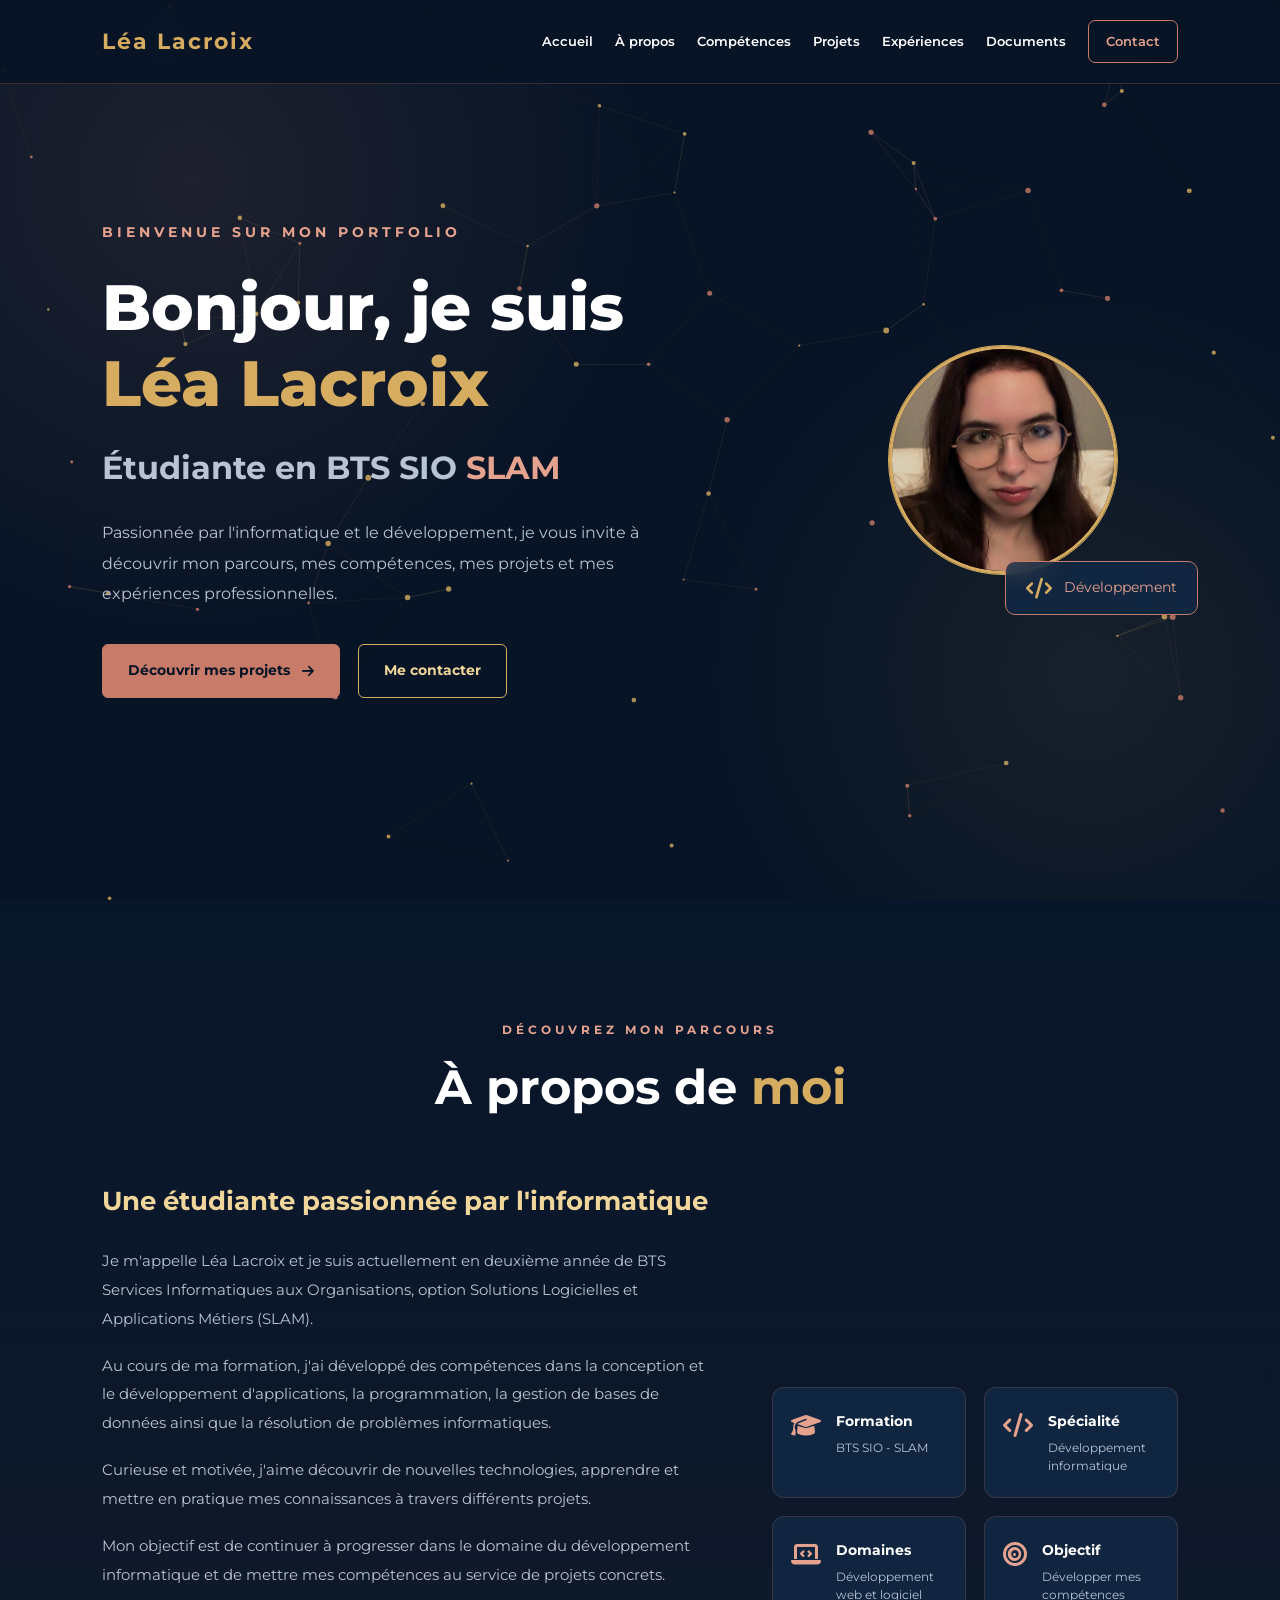
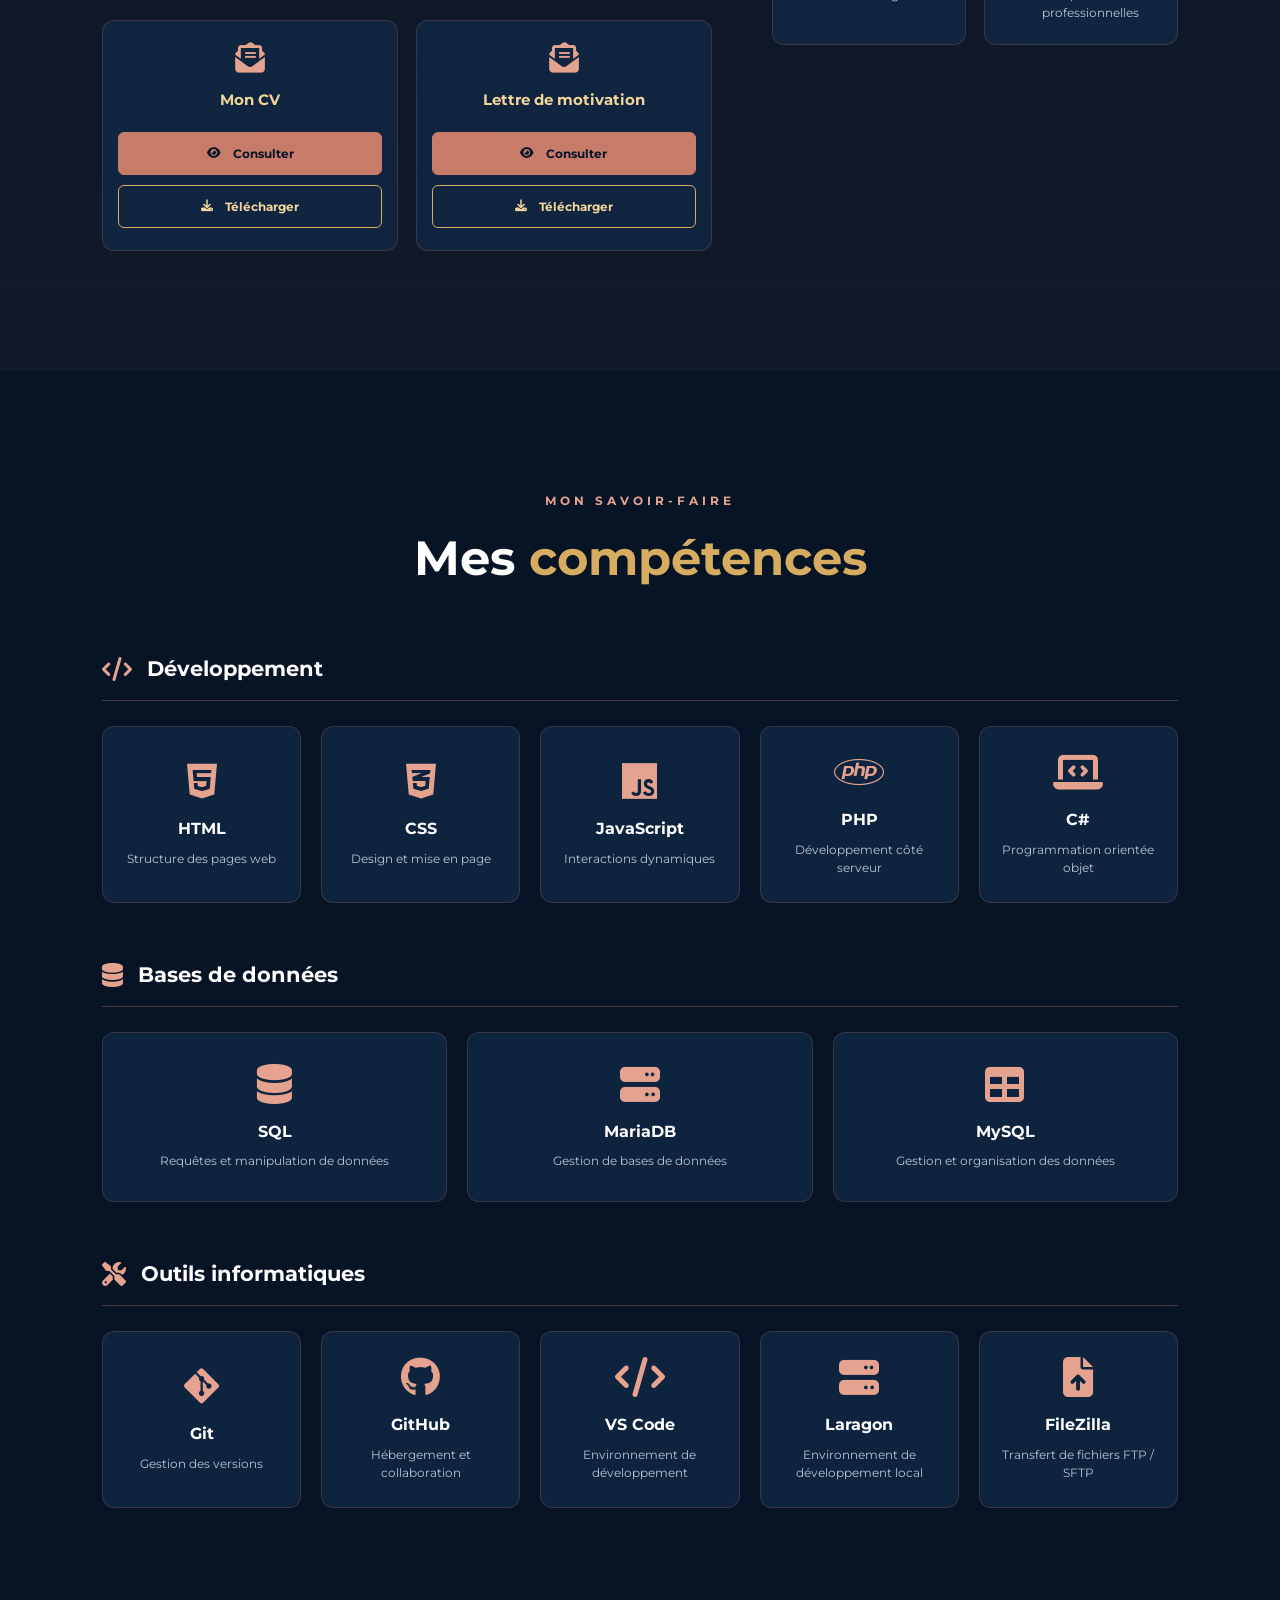
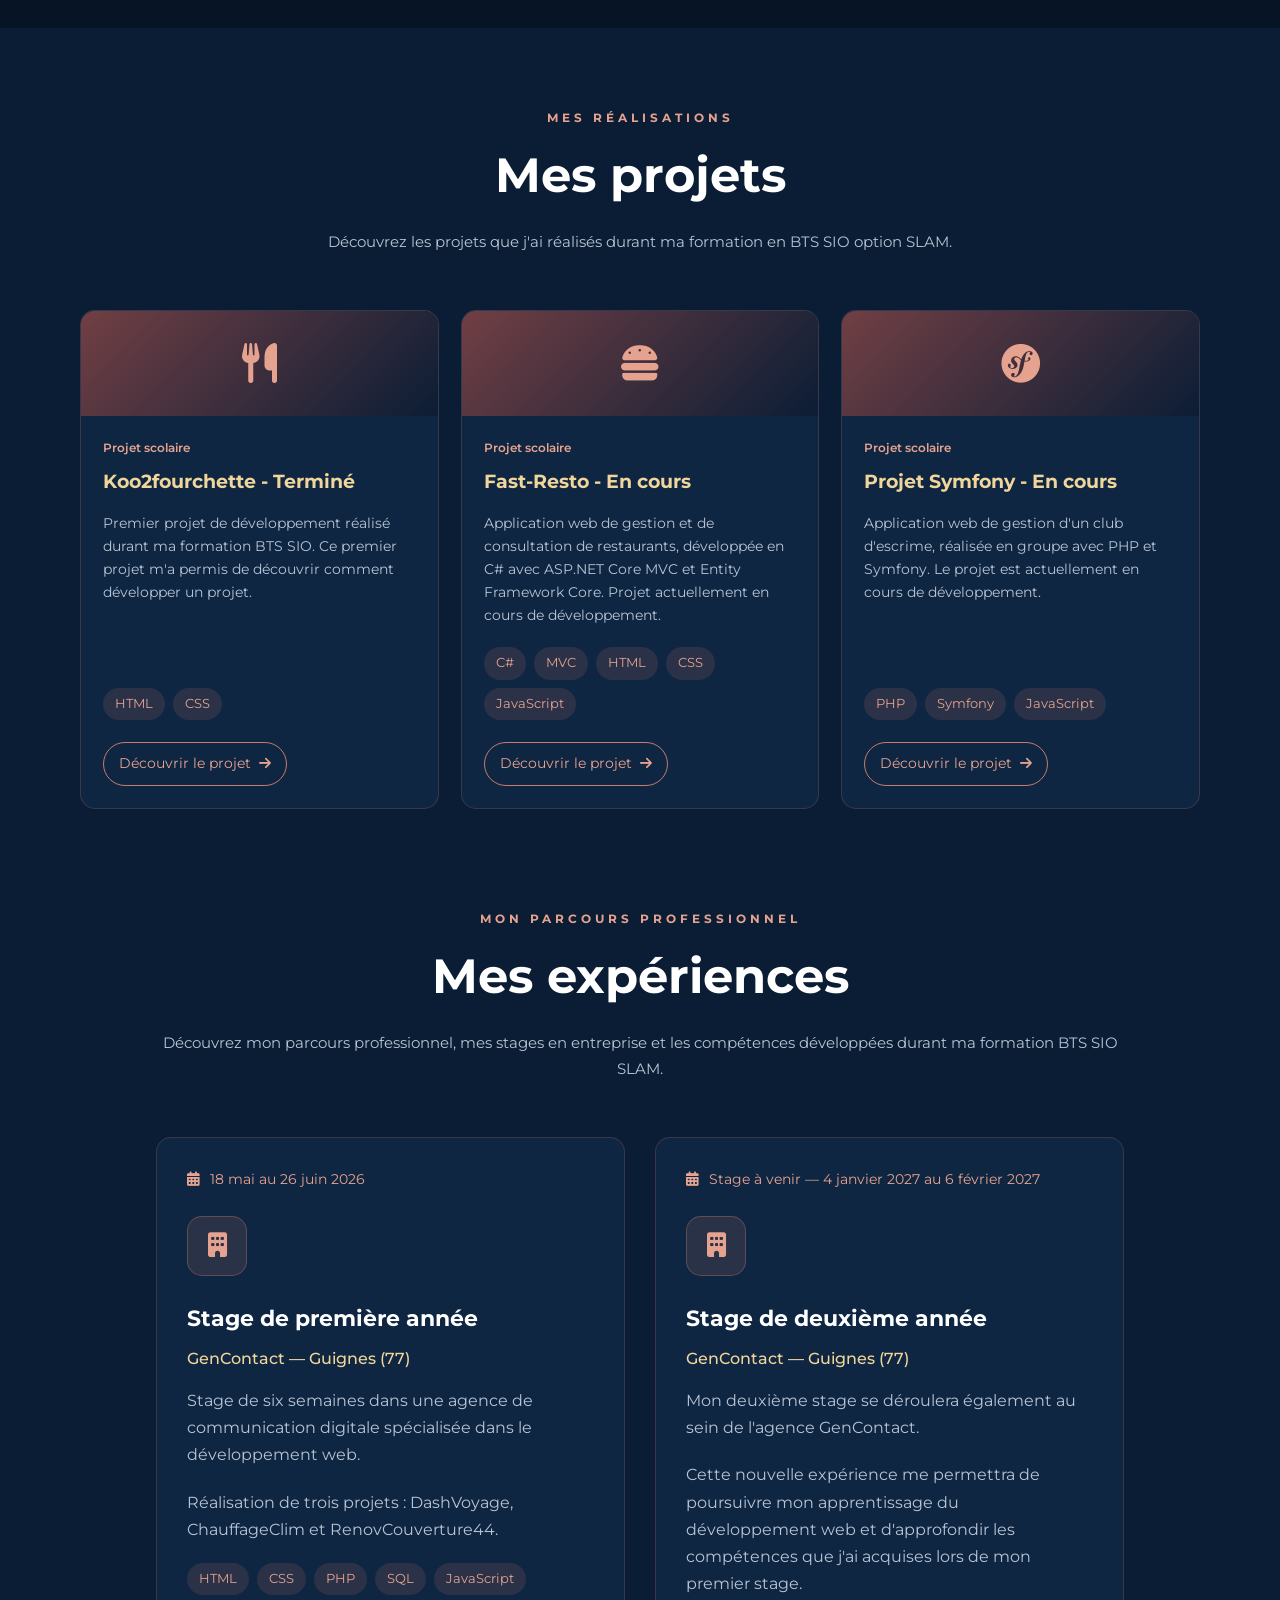
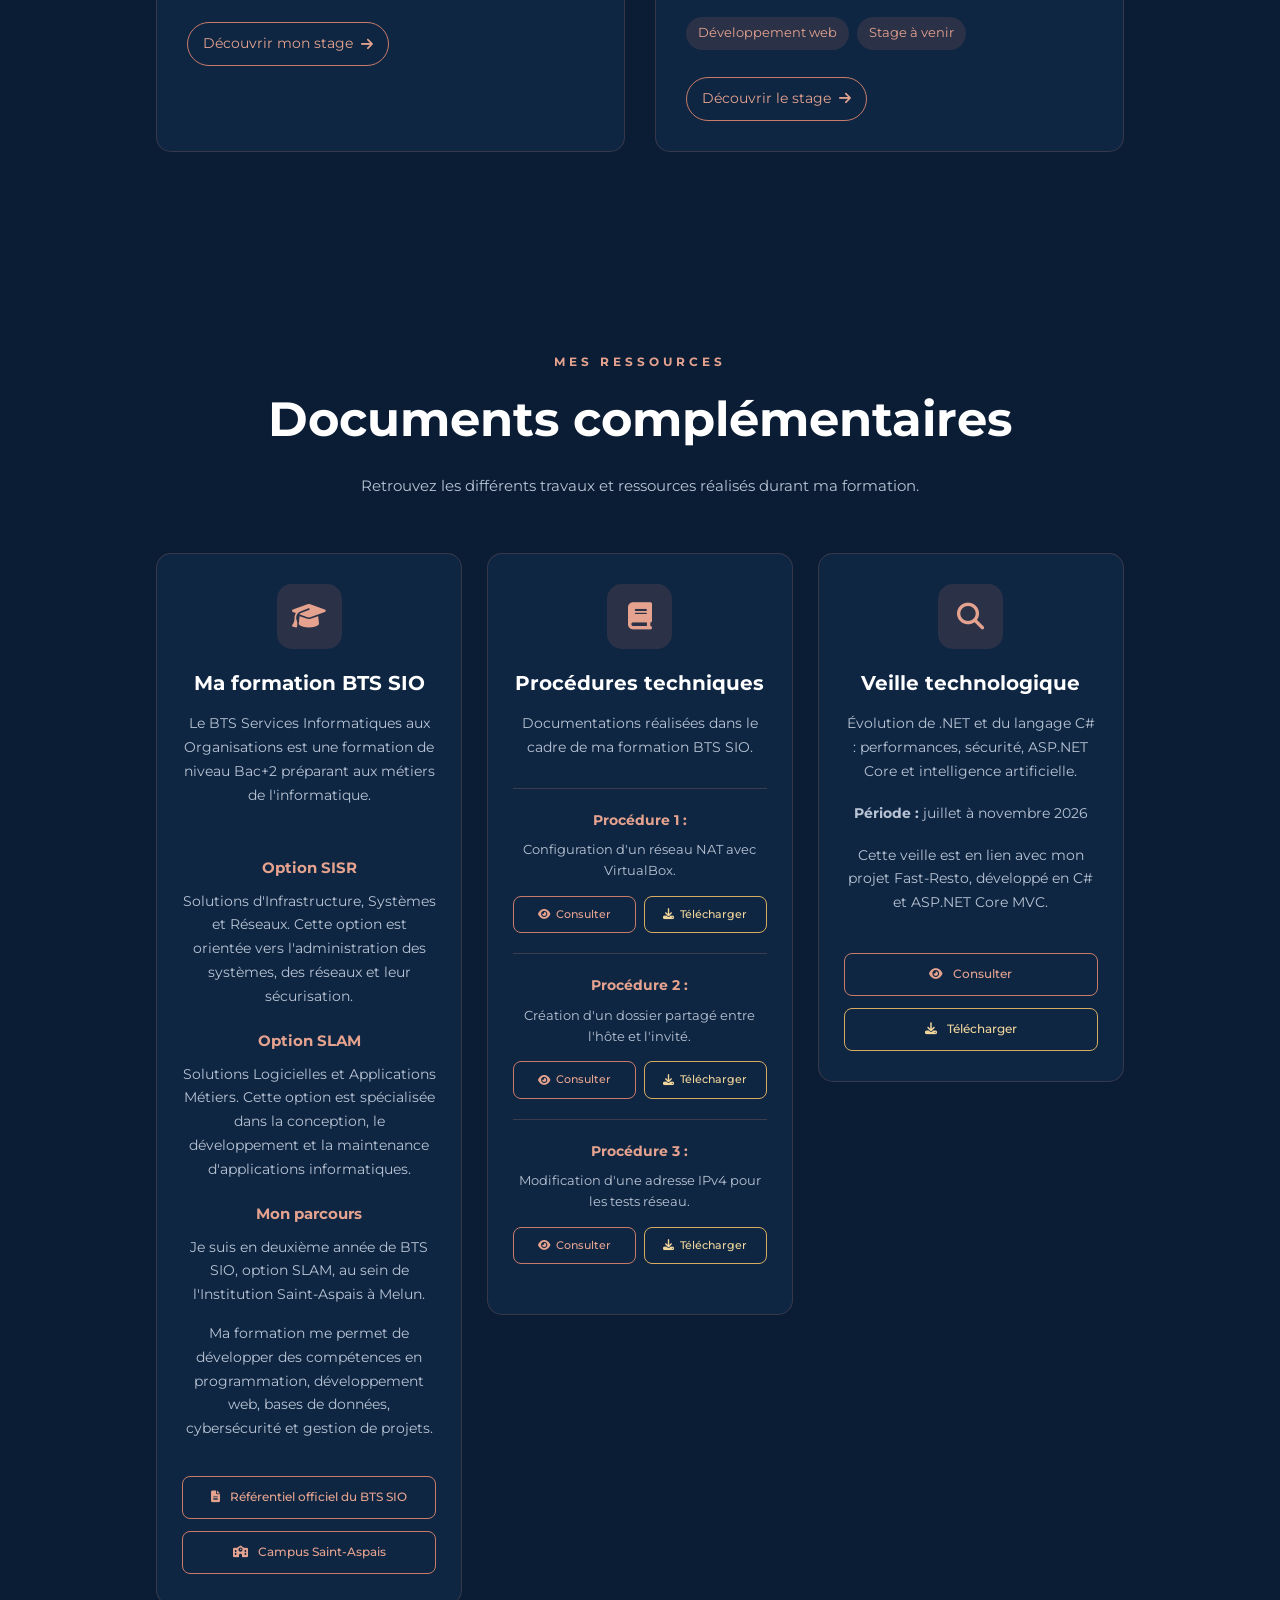
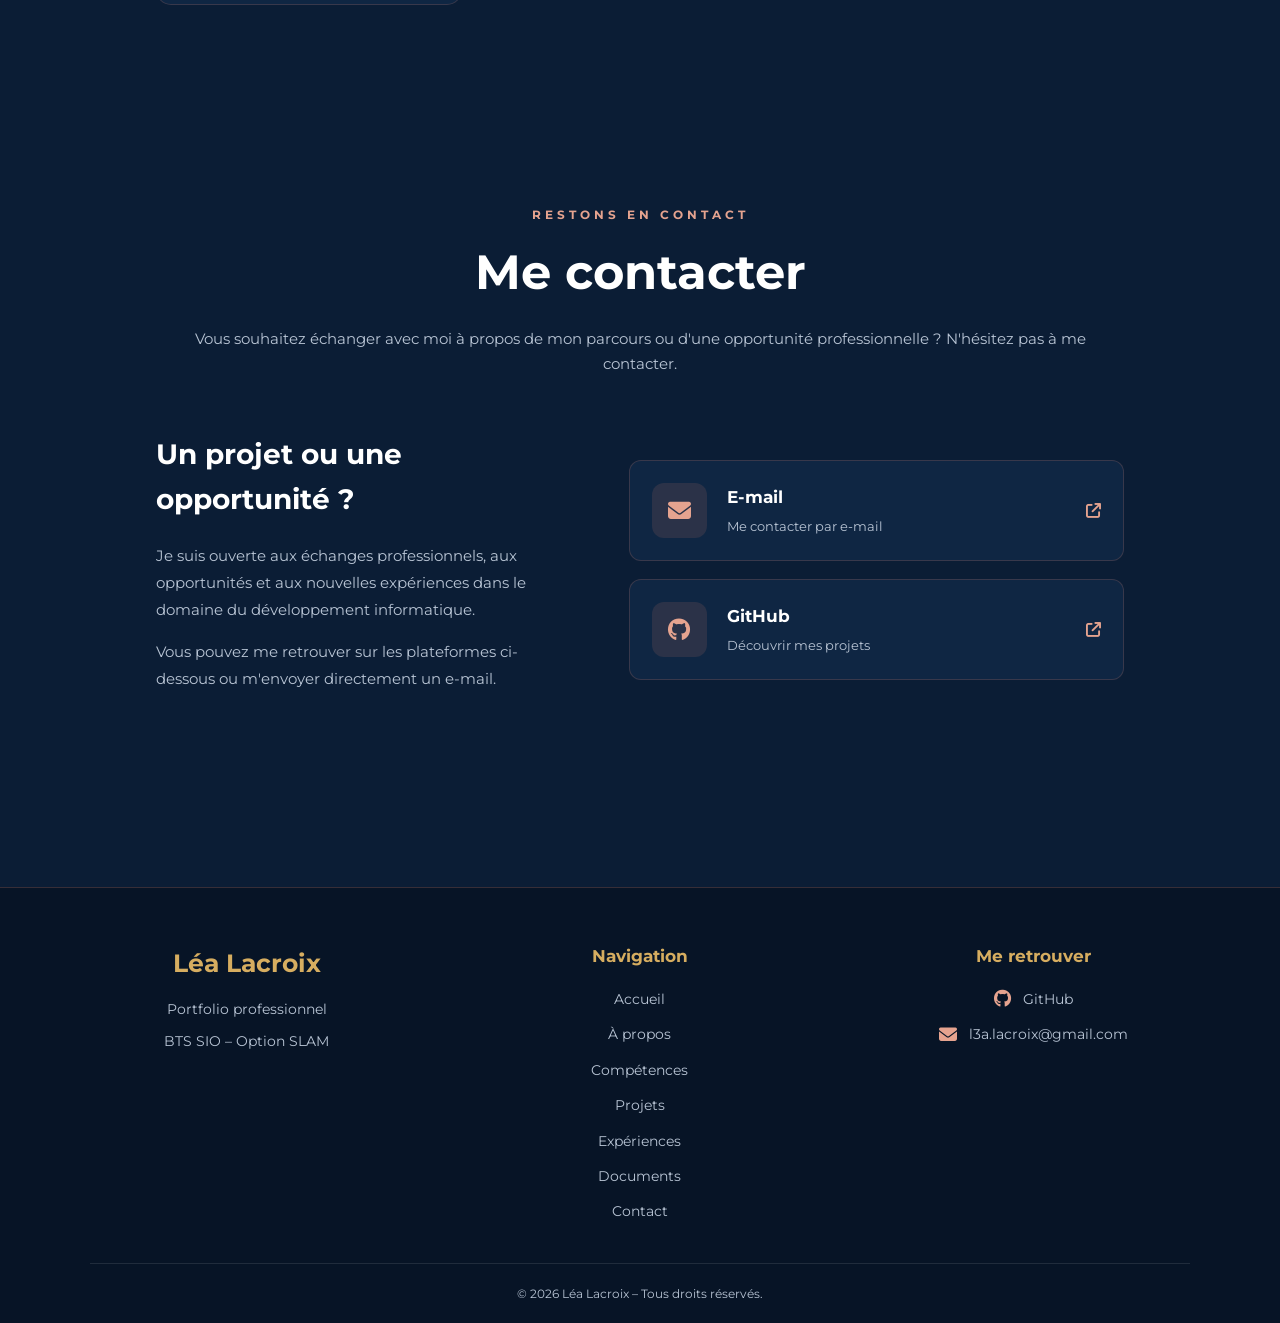
<file: index.html>
<!DOCTYPE html>
<html lang="fr">

<head>
    <!-- Encodage des caractères -->
    <meta charset="UTF-8">

    <!-- Adaptation aux téléphones et tablettes -->
    <meta name="viewport" content="width=device-width, initial-scale=1.0">

    <!-- Description du portfolio -->
    <meta name="description" content="Portfolio professionnel de Léa Lacroix, étudiante en BTS SIO SLAM.">

    <meta name="author" content="Léa Lacroix">

    <title>Léa Lacroix | Portfolio</title>

    <!-- Icônes Font Awesome -->
    <link rel="stylesheet"
        href="https://cdnjs.cloudflare.com/ajax/libs/font-awesome/6.5.2/css/all.min.css">

    <!-- Police d'écriture Google Fonts -->
    <link rel="preconnect" href="https://fonts.googleapis.com">
    <link rel="preconnect" href="https://fonts.gstatic.com" crossorigin>

    <link href="https://fonts.googleapis.com/css2?family=Montserrat:wght@400;500;600;700;800&display=swap"
        rel="stylesheet">

    <!-- Fichier CSS -->
    <link rel="stylesheet" href="css/style.css">

</head>

<body>

    <!-- Fond animé avec particules -->
    <canvas id="particles"></canvas>

    <!-- En-tête du site -->
    
<!-- HEADER / NAVIGATION -->
    <header class="header">
        <a href="#accueil" class="logo">
            <span>Léa Lacroix</span>
        </a>

        <nav class="navbar">
            <a href="#accueil">Accueil</a>
            <a href="#apropos">À propos</a>
            <a href="#competences">Compétences</a>
            <a href="#projets">Projets</a>
            <a href="#experiences">Expériences</a>
            <a href="#documents">Documents</a>
            <a href="#contact" class="nav-contact">Contact</a>
        </nav>
    </header>



    <!-- Contenu principal -->
    
<main>

    <!-- SECTION ACCUEIL -->
    <section class="accueil" id="accueil">

        <div class="accueil-contenu">

            <p class="accueil-introduction">
                BIENVENUE SUR MON PORTFOLIO
            </p>

            <h1>
                Bonjour, je suis
                <span>Léa Lacroix</span>
            </h1>

            <h2>
                Étudiante en BTS SIO
                <span>SLAM</span>
            </h2>

            <p class="accueil-description">
                Passionnée par l'informatique et le développement,
                je vous invite à découvrir mon parcours, mes compétences,
                mes projets et mes expériences professionnelles.
            </p>

            <div class="accueil-boutons">

                <a href="#projets" class="btn">
                    Découvrir mes projets
                    <i class="fa-solid fa-arrow-right"></i>
                </a>

                <a href="#contact" class="btn btn-secondaire">
                    Me contacter
                </a>

            </div>

        </div>

        <div class="accueil-visuel">

            <div class="cercle-interieur">
                <img src="images/photo-lea.jpg" alt="Photo de Léa Lacroix">
            </div>

            <div class="element-flottant">
                <i class="fa-solid fa-code"></i>
                <span>Développement</span>
            </div>

        </div>

    </section>

    
<!-- SECTION À PROPOS -->
<section class="apropos" id="apropos">

    <div class="titre-section">
        <p>Découvrez mon parcours</p>
        <h2>À propos de <span>moi</span></h2>
    </div>

    <div class="apropos-contenu">

        <div class="apropos-texte">

            <h3>Une étudiante passionnée par l'informatique</h3>

            <p>
                Je m'appelle Léa Lacroix et je suis actuellement en
                deuxième année de BTS Services Informatiques aux
                Organisations, option Solutions Logicielles et
                Applications Métiers (SLAM).
            </p>

            <p>
                Au cours de ma formation, j'ai développé des compétences
                dans la conception et le développement d'applications,
                la programmation, la gestion de bases de données ainsi
                que la résolution de problèmes informatiques.
            </p>

            <p>
                Curieuse et motivée, j'aime découvrir de nouvelles
                technologies, apprendre et mettre en pratique mes
                connaissances à travers différents projets.
            </p>

            <p>
                Mon objectif est de continuer à progresser dans le
                domaine du développement informatique et de mettre
                mes compétences au service de projets concrets.
            </p>


        <!-- DOCUMENTS PROFESSIONNELS -->
        <div class="documents-professionnels">

            <!-- CARTE CV -->
            <div class="document-pro-carte">

                <i class="fa-solid fa-envelope-open-text"></i>

                <h4>Mon CV</h4>

                <div class="document-pro-boutons">

                    <!-- CONSULTER CV -->
                    <a href="documents/professionnel/CV_LACROIX_Léa.pdf"
                    class="btn"
                    target="_blank"
                    rel="noopener noreferrer">

                        <i class="fa-solid fa-eye"></i>
                        Consulter

                    </a>

                    <!-- TÉLÉCHARGER CV -->
                    <a href="documents/professionnel/CV_LACROIX_Léa.pdf"
                    class="btn btn-telecharger-cv"
                    download="CV_Lea_Lacroix.pdf">

                        <i class="fa-solid fa-download"></i>
                        Télécharger

                    </a>

                </div>

            </div>

            <!-- CARTE LETTRE DE MOTIVATION -->
            <div class="document-pro-carte">

                <i class="fa-solid fa-envelope-open-text"></i>

                <h4>Lettre de motivation</h4>

                <div class="document-pro-boutons">

                    <!-- CONSULTER LA LETTRE -->
                    <a href="documents/professionnel/lettre_de_motivation_LACROIX_lea_BTS_SIO.pdf"
                    class="btn"
                    target="_blank"
                    rel="noopener noreferrer">

                        <i class="fa-solid fa-eye"></i>
                        Consulter

                    </a>

                    <!-- TÉLÉCHARGER LA LETTRE -->
                    <a href="documents/professionnel/lettre_de_motivation_LACROIX_lea_BTS_SIO.pdf"
                    class="btn btn-telecharger-cv"
                    download="Lettre_motivation_Lea_Lacroix.pdf">

                        <i class="fa-solid fa-download"></i>
                        Télécharger

                    </a>

                </div>

            </div>

        </div>
        <!-- FIN DOCUMENTS PROFESSIONNELS -->


        </div>

        <div class="apropos-informations">

            <div class="information-carte">
                <i class="fa-solid fa-graduation-cap"></i>
                <div>
                    <h4>Formation</h4>
                    <p>BTS SIO - SLAM</p>
                </div>
            </div>

            <div class="information-carte">
                <i class="fa-solid fa-code"></i>
                <div>
                    <h4>Spécialité</h4>
                    <p>Développement informatique</p>
                </div>
            </div>

            <div class="information-carte">
                <i class="fa-solid fa-laptop-code"></i>
                <div>
                    <h4>Domaines</h4>
                    <p>Développement web et logiciel</p>
                </div>
            </div>

            <div class="information-carte">
                <i class="fa-solid fa-bullseye"></i>
                <div>
                    <h4>Objectif</h4>
                    <p>Développer mes compétences professionnelles</p>
                </div>
            </div>

        </div>

    </div>

</section>


<!-- SECTION COMPÉTENCES -->
<section class="competences" id="competences">

    <div class="titre-section">
        <p>Mon savoir-faire</p>
        <h2>Mes <span>compétences</span></h2>
    </div>

    <div class="competences-conteneur">

        <!-- DÉVELOPPEMENT -->
        <div class="competence-categorie">

            <div class="categorie-titre">
                <i class="fa-solid fa-code"></i>
                <h3>Développement</h3>
            </div>

            <div class="competences-grille">

                <div class="competence-carte">
                    <i class="fa-brands fa-html5"></i>
                    <h4>HTML</h4>
                    <p>Structure des pages web</p>
                </div>

                <div class="competence-carte">
                    <i class="fa-brands fa-css3-alt"></i>
                    <h4>CSS</h4>
                    <p>Design et mise en page</p>
                </div>

                <div class="competence-carte">
                    <i class="fa-brands fa-js"></i>
                    <h4>JavaScript</h4>
                    <p>Interactions dynamiques</p>
                </div>

                <div class="competence-carte">
                    <i class="fa-brands fa-php"></i>
                    <h4>PHP</h4>
                    <p>Développement côté serveur</p>
                </div>

                <div class="competence-carte">
                    <i class="fa-solid fa-laptop-code"></i>
                    <h4>C#</h4>
                    <p>Programmation orientée objet</p>
                </div>

            </div>

        </div>


        <!-- BASES DE DONNÉES -->
        <div class="competence-categorie">

            <div class="categorie-titre">
                <i class="fa-solid fa-database"></i>
                <h3>Bases de données</h3>
            </div>

            <div class="competences-grille">

                <div class="competence-carte">
                    <i class="fa-solid fa-database"></i>
                    <h4>SQL</h4>
                    <p>Requêtes et manipulation de données</p>
                </div>

                <div class="competence-carte">
                    <i class="fa-solid fa-server"></i>
                    <h4>MariaDB</h4>
                    <p>Gestion de bases de données</p>
                </div>

                <div class="competence-carte">
                    <i class="fa-solid fa-table"></i>
                    <h4>MySQL</h4>
                    <p>Gestion et organisation des données</p>
                </div>

            </div>

        </div>


        <!-- OUTILS -->
        <div class="competence-categorie">

            <div class="categorie-titre">
                <i class="fa-solid fa-screwdriver-wrench"></i>
                <h3>Outils informatiques</h3>
            </div>

            <div class="competences-grille">

                <div class="competence-carte">
                    <i class="fa-brands fa-git-alt"></i>
                    <h4>Git</h4>
                    <p>Gestion des versions</p>
                </div>

                <div class="competence-carte">
                    <i class="fa-brands fa-github"></i>
                    <h4>GitHub</h4>
                    <p>Hébergement et collaboration</p>
                </div>

                <div class="competence-carte">
                    <i class="fa-solid fa-code"></i>
                    <h4>VS Code</h4>
                    <p>Environnement de développement</p>
                </div>

                
                <div class="competence-carte">
                    <i class="fa-solid fa-server"></i>
                    <h4>Laragon</h4>
                    <p>Environnement de développement local</p>
                </div>

                <div class="competence-carte">
                    <i class="fa-solid fa-file-arrow-up"></i>
                    <h4>FileZilla</h4>
                    <p>Transfert de fichiers FTP / SFTP</p>
                </div>


            </div>

        </div>

    </div>

</section>


<!-- SECTION PROJETS -->
<section class="projets" id="projets">

    <div class="section-titre">
        <span>MES RÉALISATIONS</span>
        <h2>Mes projets</h2>
        <p>
            Découvrez les projets que j'ai réalisés durant
            ma formation en BTS SIO option SLAM.
        </p>
    </div>
    <div class="projets-grille">
    <!-- PROJET 1 : KOO2FOURCHETTE -->
    <div class="projet-carte">
        <div class="projet-icone">
            <i class="fa-solid fa-utensils"></i>
        </div>

        <div class="projet-contenu">
            <span class="projet-type">Projet scolaire</span>
            <h3>Koo2fourchette - Terminé</h3>

            <p>
                Premier projet de développement réalisé durant ma formation BTS SIO.
                Ce premier projet m'a permis de découvrir comment développer 
                un projet.
            </p>

            <div class="projet-technologies">
                <span>HTML</span>
                <span>CSS</span>
            </div>

            <a href="projets/Koo2fourchette.html" class="bouton-projet">
                Découvrir le projet
                <i class="fa-solid fa-arrow-right"></i>
            </a>
        </div>
    </div>

    <!-- PROJET 2 : FAST-RESTO -->
    <div class="projet-carte">
        <div class="projet-icone">
            <i class="fa-solid fa-burger"></i>
        </div>

        <div class="projet-contenu">
            <span class="projet-type">Projet scolaire</span>
            <h3>Fast-Resto - En cours</h3>

            <p>
                Application web de gestion et de consultation
                de restaurants, développée en C# avec
                ASP.NET Core MVC et Entity Framework Core.
                Projet actuellement en cours de développement.
            </p>

            <div class="projet-technologies">
                <span>C#</span>
                <span>MVC</span>
                <span>HTML</span>
                <span>CSS</span>
                <span>JavaScript</span>
            </div>

            <a href="projets/fast-resto.html" class="bouton-projet">
                Découvrir le projet
                <i class="fa-solid fa-arrow-right"></i>
            </a>
        </div>
    </div>

    <!-- PROJET 3 : SYMFONY -->
    <div class="projet-carte">
        <div class="projet-icone">
            <i class="fa-brands fa-symfony"></i>
        </div>

        <div class="projet-contenu">
            <span class="projet-type">Projet scolaire</span>
            <h3>Projet Symfony - En cours</h3>

            <p>
                Application web de gestion d'un club d'escrime,
                réalisée en groupe avec PHP et Symfony.
                Le projet est actuellement en cours de développement.
            </p>

            <div class="projet-technologies">
                <span>PHP</span>
                <span>Symfony</span>
                <span>JavaScript</span>
            </div>

            <a href="projets/symfony.html" class="bouton-projet">
                Découvrir le projet
                <i class="fa-solid fa-arrow-right"></i>
            </a>
        </div>
    </div>
</div>
</div>

<!-- SECTION EXPÉRIENCES -->
<section class="experiences" id="experiences">

    <div class="section-titre">
        <span>MON PARCOURS PROFESSIONNEL</span>
        <h2>Mes expériences</h2>
        <p>
            Découvrez mon parcours professionnel,
            mes stages en entreprise et les compétences
            développées durant ma formation BTS SIO SLAM.
        </p>
    </div>

    <div class="experiences-conteneur">

        <!-- STAGE DE PREMIÈRE ANNÉE -->
        <div class="experience-carte">

            <div class="experience-date">
                <i class="fa-solid fa-calendar-days"></i>
                18 mai au 26 juin 2026
            </div>

            <div class="experience-icone">
                <i class="fa-solid fa-building"></i>
            </div>

            <h3>Stage de première année</h3>

            <h4>GenContact — Guignes (77)</h4>

            <p>
                Stage de six semaines dans une agence de
                communication digitale spécialisée dans
                le développement web.
            </p>

            <p>
                Réalisation de trois projets :
                DashVoyage, ChauffageClim et
                RenovCouverture44.
            </p>

            <div class="projet-technologies">
                <span>HTML</span>
                <span>CSS</span>
                <span>PHP</span>
                <span>SQL</span>
                <span>JavaScript</span>
            </div>

            <a href="experiences/stage-premiere-annee.html"
               class="bouton-projet">

                Découvrir mon stage
                <i class="fa-solid fa-arrow-right"></i>

            </a>

        </div>

        <!-- STAGE DE DEUXIÈME ANNÉE -->
        <div class="experience-carte">

            <div class="experience-date">
                <i class="fa-solid fa-calendar-days"></i>
                Stage à venir — 4 janvier 2027 au 6 février 2027
            </div>

            <div class="experience-icone">
                <i class="fa-solid fa-building"></i>
            </div>

            <h3>Stage de deuxième année</h3>

            <h4>GenContact — Guignes (77)</h4>

            <p>
                Mon deuxième stage se déroulera 
                également au sein de l'agence GenContact.
            </p>

            <p>
                Cette nouvelle expérience me permettra
                de poursuivre mon apprentissage du
                développement web et d'approfondir
                les compétences que j'ai acquises lors de
                mon premier stage.
            </p>

            <div class="projet-technologies">
                <span>Développement web</span>
                <span>Stage à venir</span>
            </div>

            <a href="experiences/stage-deuxieme-annee.html"
               class="bouton-projet">

                Découvrir le stage
                <i class="fa-solid fa-arrow-right"></i>

            </a>

        </div>

    </div>

</section>

<!-- SECTION DOCUMENTS -->
<section class="documents" id="documents">

    <div class="section-titre">
        <span>MES RESSOURCES</span>
        <h2>Documents complémentaires</h2>
        <p>Retrouvez les différents travaux et ressources réalisés durant ma formation.</p>
    </div>

    <div class="documents-grille">


    <!-- FORMATIONS -->
    <div class="document-carte">

        <div class="document-icone">
            <i class="fa-solid fa-graduation-cap"></i>
        </div>

        <h3>Ma formation BTS SIO</h3>

        <p>
            Le BTS Services Informatiques aux Organisations
            est une formation de niveau Bac+2 préparant
            aux métiers de l'informatique.
        </p>

        <div class="formation-details">

            <h4>Option SISR</h4>

            <p>
                Solutions d'Infrastructure, Systèmes et Réseaux.
                Cette option est orientée vers l'administration
                des systèmes, des réseaux et leur sécurisation.
            </p>

            <h4>Option SLAM</h4>

            <p>
                Solutions Logicielles et Applications Métiers.
                Cette option est spécialisée dans la conception,
                le développement et la maintenance
                d'applications informatiques.
            </p>

            <h4>Mon parcours</h4>

            <p>
                Je suis en deuxième année de BTS SIO,
                option SLAM, au sein de l'Institution
                Saint-Aspais à Melun.
            </p>

            <p>
                Ma formation me permet de développer
                des compétences en programmation,
                développement web, bases de données,
                cybersécurité et gestion de projets.
            </p>

        </div>

        <div class="formation-liens">

            <a href="https://www.legifrance.gouv.fr/loda/id/JORFTEXT000038529532"
            class="bouton-document"
            target="_blank"
            rel="noopener noreferrer">

                <i class="fa-solid fa-file-lines"></i>
                Référentiel officiel du BTS SIO

            </a>

            <a href="https://institutionsaintaspais.fr/campus/"
            class="bouton-document"
            target="_blank"
            rel="noopener noreferrer">

                <i class="fa-solid fa-school"></i>
                Campus Saint-Aspais

            </a>

        </div>

    </div>

        <!-- PROCEDURES -->
        <div class="document-carte">

            <div class="document-icone">
                <i class="fa-solid fa-book"></i>
            </div>

            <h3>Procédures techniques</h3>

            <p>
                Documentations réalisées dans le cadre
                de ma formation BTS SIO.
            </p>

            <div class="liste-procedures">

                <!-- PROCEDURE 1 -->
                <div class="procedure-item">

                    <h4>Procédure 1 :</h4>

                    <p>
                        Configuration d'un réseau NAT
                        avec VirtualBox.
                    </p>

                    <div class="procedure-actions">

                        <a href="documents/procedures/procedure-1.pdf"
                        class="bouton-document"
                        target="_blank"
                        rel="noopener noreferrer">
                            <i class="fa-solid fa-eye"></i>
                            Consulter
                        </a>

                        <a href="documents/procedures/procedure-1.pdf"
                        class="bouton-document bouton-telecharger"
                        download="Procedure_1_Reseau_NAT.pdf">
                            <i class="fa-solid fa-download"></i>
                            Télécharger
                        </a>

                    </div>

                </div>

                <!-- PROCEDURE 2 -->
                <div class="procedure-item">

                    <h4>Procédure 2 :</h4>

                    <p>
                        Création d'un dossier partagé
                        entre l'hôte et l'invité.
                    </p>

                    <div class="procedure-actions">

                        <a href="documents/procedures/procedure-2.pdf"
                        class="bouton-document"
                        target="_blank"
                        rel="noopener noreferrer">
                            <i class="fa-solid fa-eye"></i>
                            Consulter
                        </a>

                        <a href="documents/procedures/procedure-2.pdf"
                        class="bouton-document bouton-telecharger"
                        download="Procedure_2_Dossier_Partage.pdf">
                            <i class="fa-solid fa-download"></i>
                            Télécharger
                        </a>

                    </div>

                </div>

                <!-- PROCEDURE 3 -->
                <div class="procedure-item">

                    <h4>Procédure 3 :</h4>

                    <p>
                        Modification d'une adresse IPv4
                        pour les tests réseau.
                    </p>

                    <div class="procedure-actions">

                        <a href="documents/procedures/procedure-3.pdf"
                        class="bouton-document"
                        target="_blank"
                        rel="noopener noreferrer">
                            <i class="fa-solid fa-eye"></i>
                            Consulter
                        </a>

                        <a href="documents/procedures/procedure-3.pdf"
                        class="bouton-document bouton-telecharger"
                        download="Procedure_3_Adresse_IPv4.pdf">
                            <i class="fa-solid fa-download"></i>
                            Télécharger
                        </a>

                    </div>

                </div>

            </div>

        </div>

        <!-- VEILLE TECHNOLOGIQUE -->
        <div class="document-carte">

            <div class="document-icone">
                <i class="fa-solid fa-magnifying-glass"></i>
            </div>

            <h3>Veille technologique</h3>

            <p>
                Évolution de .NET et du langage C# :
                performances, sécurité, ASP.NET Core
                et intelligence artificielle.
            </p>

            <p>
                <strong>Période :</strong>
                juillet à novembre 2026
            </p>

            <p>
                Cette veille est en lien avec mon projet
                Fast-Resto, développé en C#
                et ASP.NET Core MVC.
            </p>

            <!-- CONSULTER LE PDF -->
            <div class="veille-boutons">

                <a href="documents/veille/veille-technologique-ASP-NET.pdf"
                class="bouton-document"
                target="_blank"
                rel="noopener noreferrer">

                    <i class="fa-solid fa-eye"></i>
                    Consulter

                </a>

                <!-- TÉLÉCHARGER LE PDF -->
                <a href="documents/veille/veille-technologique-ASP-NET.pdf"
                class="bouton-document veille-telecharger"
                download="Veille_technologique_NET_CSharp_2026.pdf">

                    <i class="fa-solid fa-download"></i>
                    Télécharger

                </a>

            </div>

        </div>
</section>


<!-- SECTION CONTACT -->
<section class="contact" id="contact">

    <div class="section-titre">
        <span>RESTONS EN CONTACT</span>
        <h2>Me contacter</h2>
        <p>Vous souhaitez échanger avec moi à propos de mon parcours ou d'une opportunité professionnelle ? N'hésitez pas à me contacter.</p>
    </div>

    <div class="contact-conteneur">

        <div class="contact-texte">
            <h3>Un projet ou une opportunité ?</h3>
            <p>
                Je suis ouverte aux échanges professionnels, aux opportunités
                et aux nouvelles expériences dans le domaine du développement informatique.
            </p>
            <p>
                Vous pouvez me retrouver sur les plateformes ci-dessous
                ou m'envoyer directement un e-mail.
            </p>
        </div>

        <div class="contact-liens">

            <!-- EMAIL -->
            <a href="mailto:l3a.lacroix@gmail.com" class="contact-carte">
                <div class="contact-icone">
                    <i class="fa-solid fa-envelope"></i>
                </div>
                <div class="contact-infos">
                    <h4>E-mail</h4>
                    <p>Me contacter par e-mail</p>
                </div>
                <i class="fa-solid fa-arrow-up-right-from-square contact-fleche"></i>
            </a>

            <!-- GITHUB -->
            <a href="https://github.com/lealacroix5" target="_blank" rel="noopener noreferrer" class="contact-carte">
                <div class="contact-icone">
                    <i class="fa-brands fa-github"></i>
                </div>
                <div class="contact-infos">
                    <h4>GitHub</h4>
                    <p>Découvrir mes projets</p>
                </div>
                <i class="fa-solid fa-arrow-up-right-from-square contact-fleche"></i>
            </a>
        </div>

    </div>
</section>


</main>



<!-- Pied de page -->

<!-- FOOTER -->
    <footer class="footer">
        <div class="footer-contenu">

            <div class="footer-identite">
                <a href="#accueil" class="footer-logo">Léa Lacroix</a>
                <p>Portfolio professionnel</p>
                <p>BTS SIO – Option SLAM</p>
            </div>

            <div class="footer-navigation">
                <h3>Navigation</h3>
                <a href="#accueil">Accueil</a>
                <a href="#apropos">À propos</a>
                <a href="#competences">Compétences</a>
                <a href="#projets">Projets</a>
                <a href="#experiences">Expériences</a>
                <a href="#documents">Documents</a>
                <a href="#contact">Contact</a>
            </div>

            <div class="footer-social">
                <h3>Me retrouver</h3>
                <a href="https://github.com/lealacroix5" target="_blank" rel="noopener noreferrer">
                    <i class="fa-brands fa-github"></i> GitHub
                </a>
                <a href="mailto:l3a.lacroix@gmail.com">
                    <i class="fa-solid fa-envelope"></i> l3a.lacroix@gmail.com
                </a>
            </div>

        </div>

        <div class="footer-bas">
            <p>© 2026 Léa Lacroix – Tous droits réservés.</p>
        </div>
    </footer>





    <!-- Fichier JavaScript -->
    <script src="js/script.js"></script>

</body>

</html>
</file>
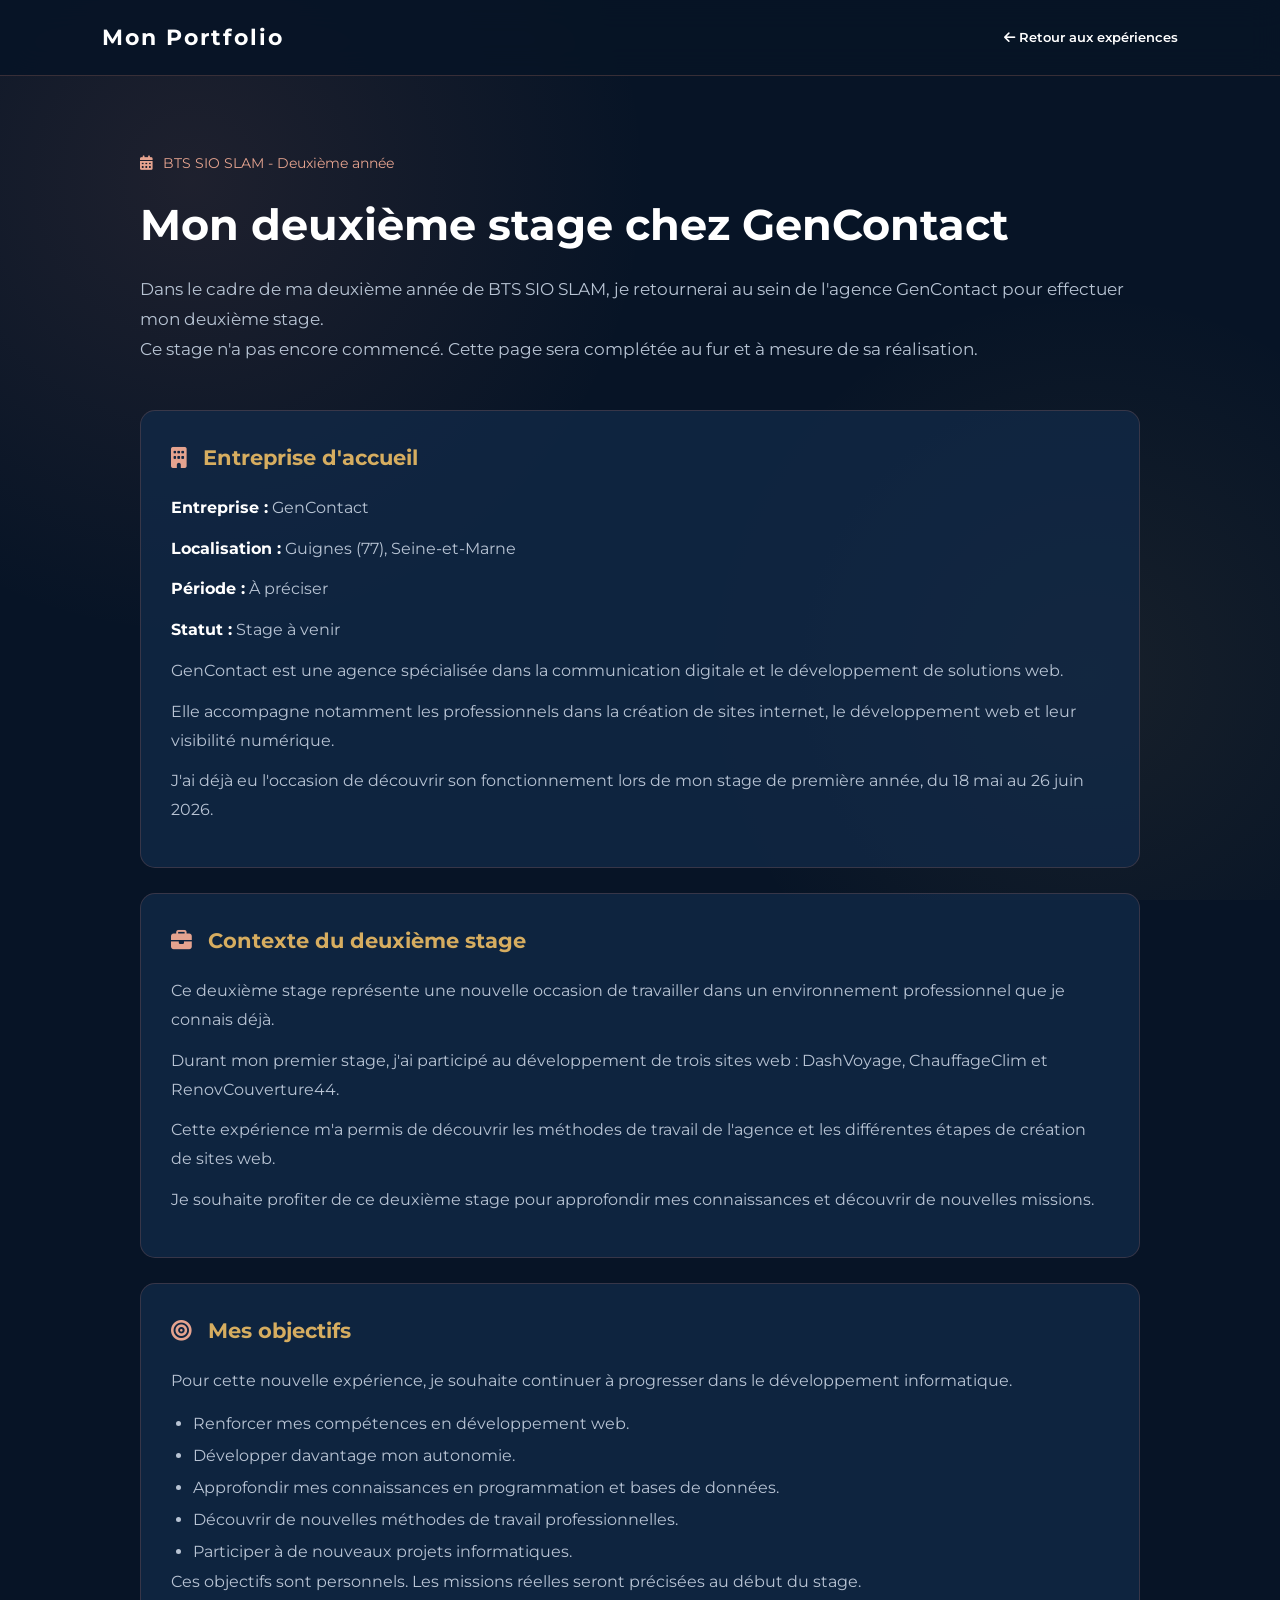
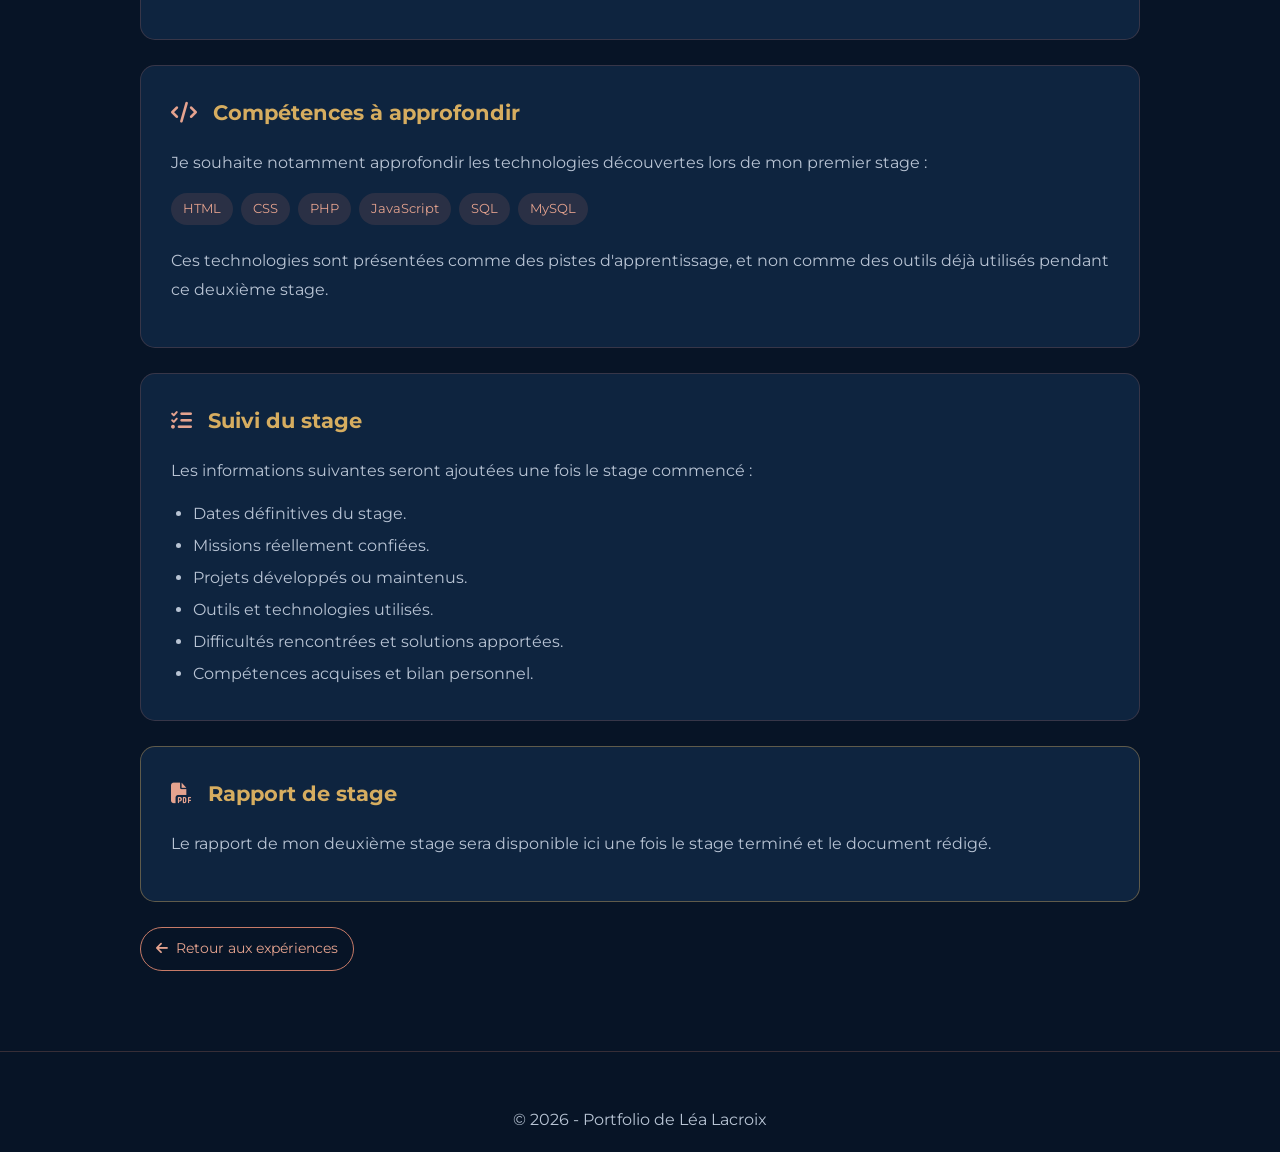
<file: experiences/stage-deuxieme-annee.html>
<!DOCTYPE html>
<html lang="fr">

<head>
    <meta charset="UTF-8">

    <meta name="viewport"
          content="width=device-width, initial-scale=1.0">

    <title>Stage de deuxième année | Portfolio Léa Lacroix</title>

    <link rel="stylesheet" href="../css/style.css">

    <link rel="stylesheet"
          href="https://cdnjs.cloudflare.com/ajax/libs/font-awesome/6.5.0/css/all.min.css">

    <link href="https://fonts.googleapis.com/css2?family=Montserrat:wght@400;500;600;700&display=swap"
          rel="stylesheet">
</head>

<body>

    <!-- HEADER -->
    <header class="header">

        <a href="../index.html" class="logo">
            Mon Portfolio
        </a>

        <nav class="navbar">

            <a href="../index.html#experiences"
               class="lien-retour">
                <i class="fa-solid fa-arrow-left"></i>
                Retour aux expériences
            </a>

        </nav>

    </header>


    <!-- CONTENU -->
    <main class="detail-experience">

        <!-- EN-TÊTE -->
        <div class="experience-entete">

            <span class="experience-label">
                <i class="fa-solid fa-calendar-days"></i>
                BTS SIO SLAM - Deuxième année
            </span>

            <h1>Mon deuxième stage chez GenContact</h1>

            <p>
                Dans le cadre de ma deuxième année
                de BTS SIO SLAM, je retournerai
                au sein de l'agence GenContact
                pour effectuer mon deuxième stage.
            </p>

            <p>
                Ce stage n'a pas encore commencé.
                Cette page sera complétée au fur
                et à mesure de sa réalisation.
            </p>

        </div>


        <!-- 1. ENTREPRISE -->
        <section class="experience-detail-bloc">

            <h2>
                <i class="fa-solid fa-building"></i>
                Entreprise d'accueil
            </h2>

            <p>
                <strong>Entreprise :</strong>
                GenContact
            </p>

            <p>
                <strong>Localisation :</strong>
                Guignes (77), Seine-et-Marne
            </p>

            <p>
                <strong>Période :</strong>
                À préciser
            </p>

            <p>
                <strong>Statut :</strong>
                Stage à venir
            </p>

            <p>
                GenContact est une agence spécialisée
                dans la communication digitale et
                le développement de solutions web.
            </p>

            <p>
                Elle accompagne notamment les
                professionnels dans la création
                de sites internet, le développement
                web et leur visibilité numérique.
            </p>

            <p>
                J'ai déjà eu l'occasion de découvrir
                son fonctionnement lors de mon stage
                de première année, du 18 mai
                au 26 juin 2026.
            </p>

        </section>


        <!-- 2. CONTEXTE -->
        <section class="experience-detail-bloc">

            <h2>
                <i class="fa-solid fa-briefcase"></i>
                Contexte du deuxième stage
            </h2>

            <p>
                Ce deuxième stage représente
                une nouvelle occasion de travailler
                dans un environnement professionnel
                que je connais déjà.
            </p>

            <p>
                Durant mon premier stage, j'ai
                participé au développement de
                trois sites web : DashVoyage,
                ChauffageClim et RenovCouverture44.
            </p>

            <p>
                Cette expérience m'a permis de
                découvrir les méthodes de travail
                de l'agence et les différentes
                étapes de création de sites web.
            </p>

            <p>
                Je souhaite profiter de ce deuxième
                stage pour approfondir mes connaissances
                et découvrir de nouvelles missions.
            </p>

        </section>


        <!-- 3. OBJECTIFS ENVISAGÉS -->
        <section class="experience-detail-bloc">

            <h2>
                <i class="fa-solid fa-bullseye"></i>
                Mes objectifs
            </h2>

            <p>
                Pour cette nouvelle expérience,
                je souhaite continuer à progresser
                dans le développement informatique.
            </p>

            <ul>
                <li>
                    Renforcer mes compétences
                    en développement web.
                </li>

                <li>
                    Développer davantage mon autonomie.
                </li>

                <li>
                    Approfondir mes connaissances
                    en programmation et bases de données.
                </li>

                <li>
                    Découvrir de nouvelles méthodes
                    de travail professionnelles.
                </li>

                <li>
                    Participer à de nouveaux
                    projets informatiques.
                </li>
            </ul>

            <p>
                Ces objectifs sont personnels.
                Les missions réelles seront
                précisées au début du stage.
            </p>

        </section>


        <!-- 4. COMPÉTENCES À APPROFONDIR -->
        <section class="experience-detail-bloc">

            <h2>
                <i class="fa-solid fa-code"></i>
                Compétences à approfondir
            </h2>

            <p>
                Je souhaite notamment approfondir
                les technologies découvertes
                lors de mon premier stage :
            </p>

            <div class="projet-technologies">
                <span>HTML</span>
                <span>CSS</span>
                <span>PHP</span>
                <span>JavaScript</span>
                <span>SQL</span>
                <span>MySQL</span>
            </div>

            <p>
                Ces technologies sont présentées
                comme des pistes d'apprentissage,
                et non comme des outils déjà
                utilisés pendant ce deuxième stage.
            </p>

        </section>


        <!-- 5. SUIVI DU STAGE -->
        <section class="experience-detail-bloc">

            <h2>
                <i class="fa-solid fa-list-check"></i>
                Suivi du stage
            </h2>

            <p>
                Les informations suivantes seront
                ajoutées une fois le stage commencé :
            </p>

            <ul>
                <li>
                    Dates définitives du stage.
                </li>

                <li>
                    Missions réellement confiées.
                </li>

                <li>
                    Projets développés ou maintenus.
                </li>

                <li>
                    Outils et technologies utilisés.
                </li>

                <li>
                    Difficultés rencontrées
                    et solutions apportées.
                </li>

                <li>
                    Compétences acquises et
                    bilan personnel.
                </li>
            </ul>

        </section>


        <!-- 6. RAPPORT -->
        <section class="experience-detail-bloc rapport-stage">

            <h2>
                <i class="fa-solid fa-file-pdf"></i>
                Rapport de stage
            </h2>

            <p>
                Le rapport de mon deuxième stage
                sera disponible ici une fois
                le stage terminé et le document rédigé.
            </p>

        </section>


        <!-- RETOUR -->
        <a href="../index.html#experiences"
           class="bouton-projet">

            <i class="fa-solid fa-arrow-left"></i>
            Retour aux expériences

        </a>

    </main>


    <!-- FOOTER -->
    <footer class="footer">
        <p>© 2026 - Portfolio de Léa Lacroix</p>
    </footer>

</body>
</html>
</file>
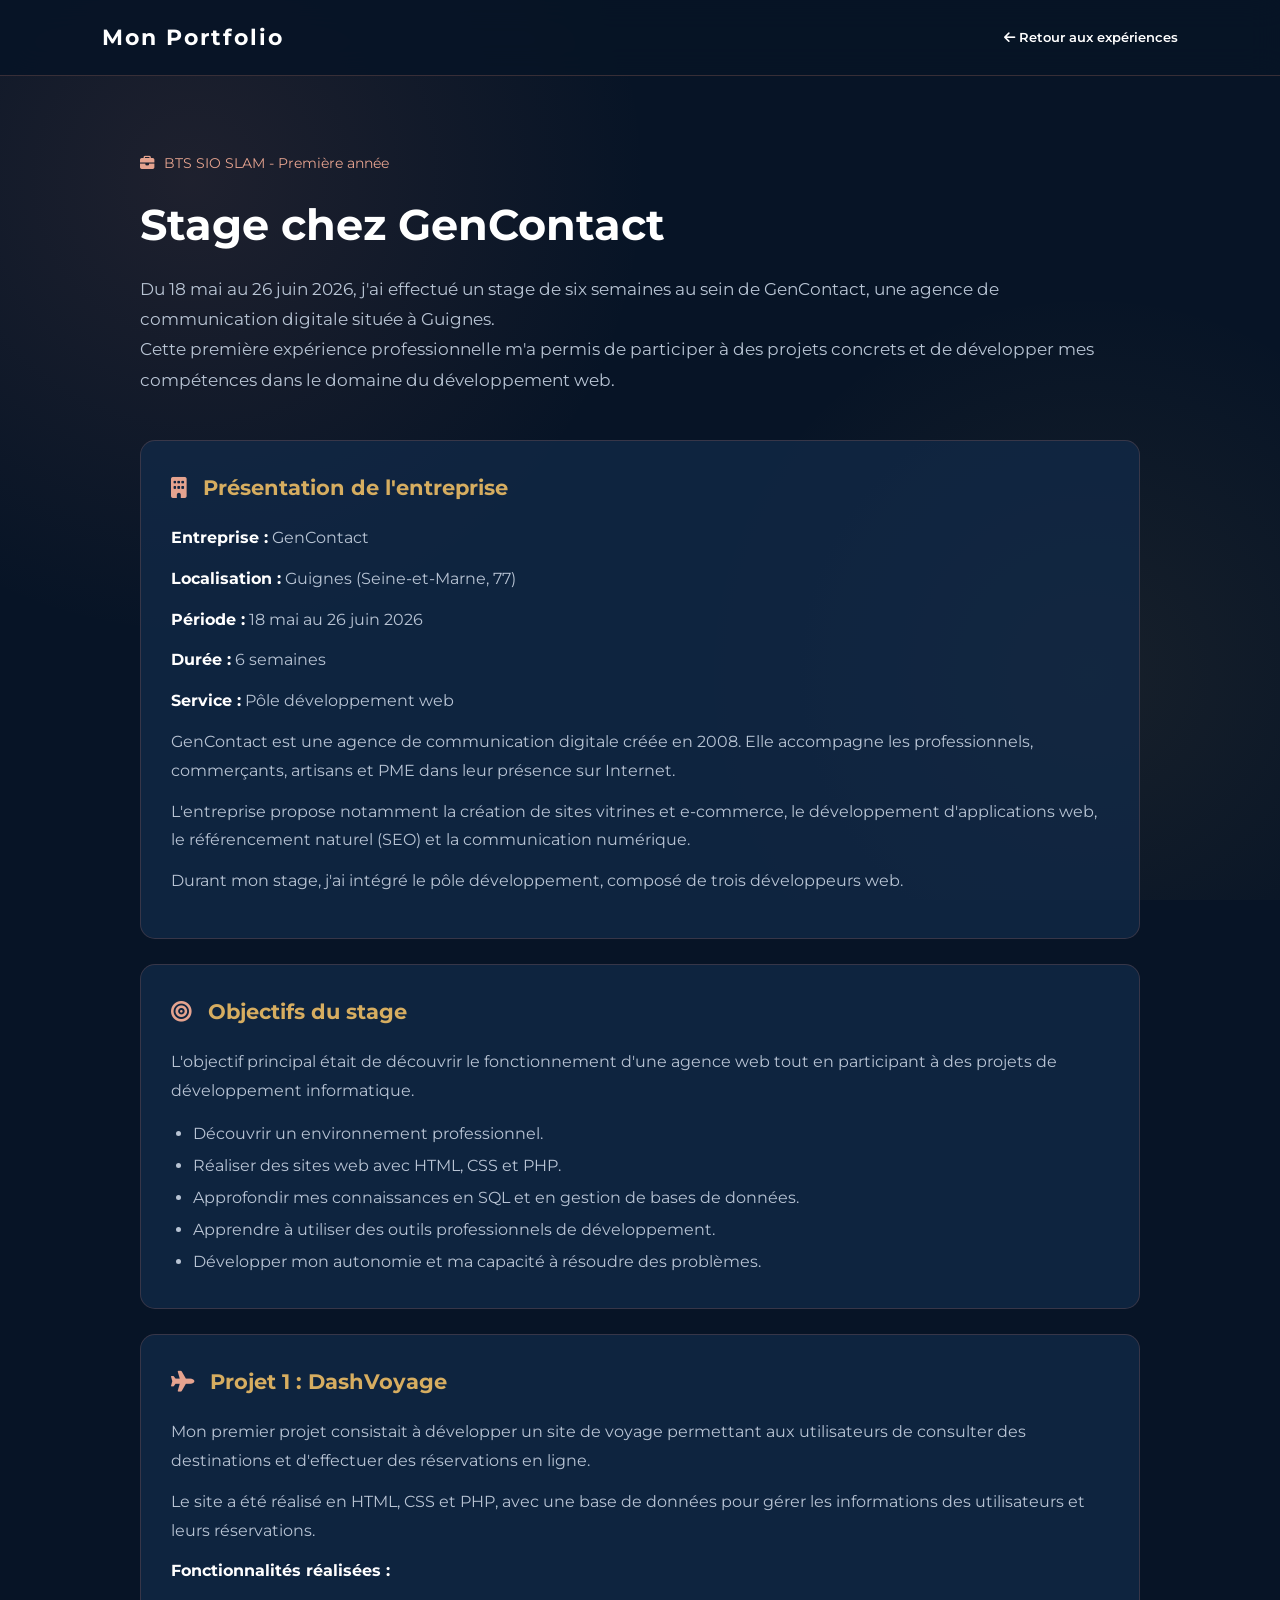
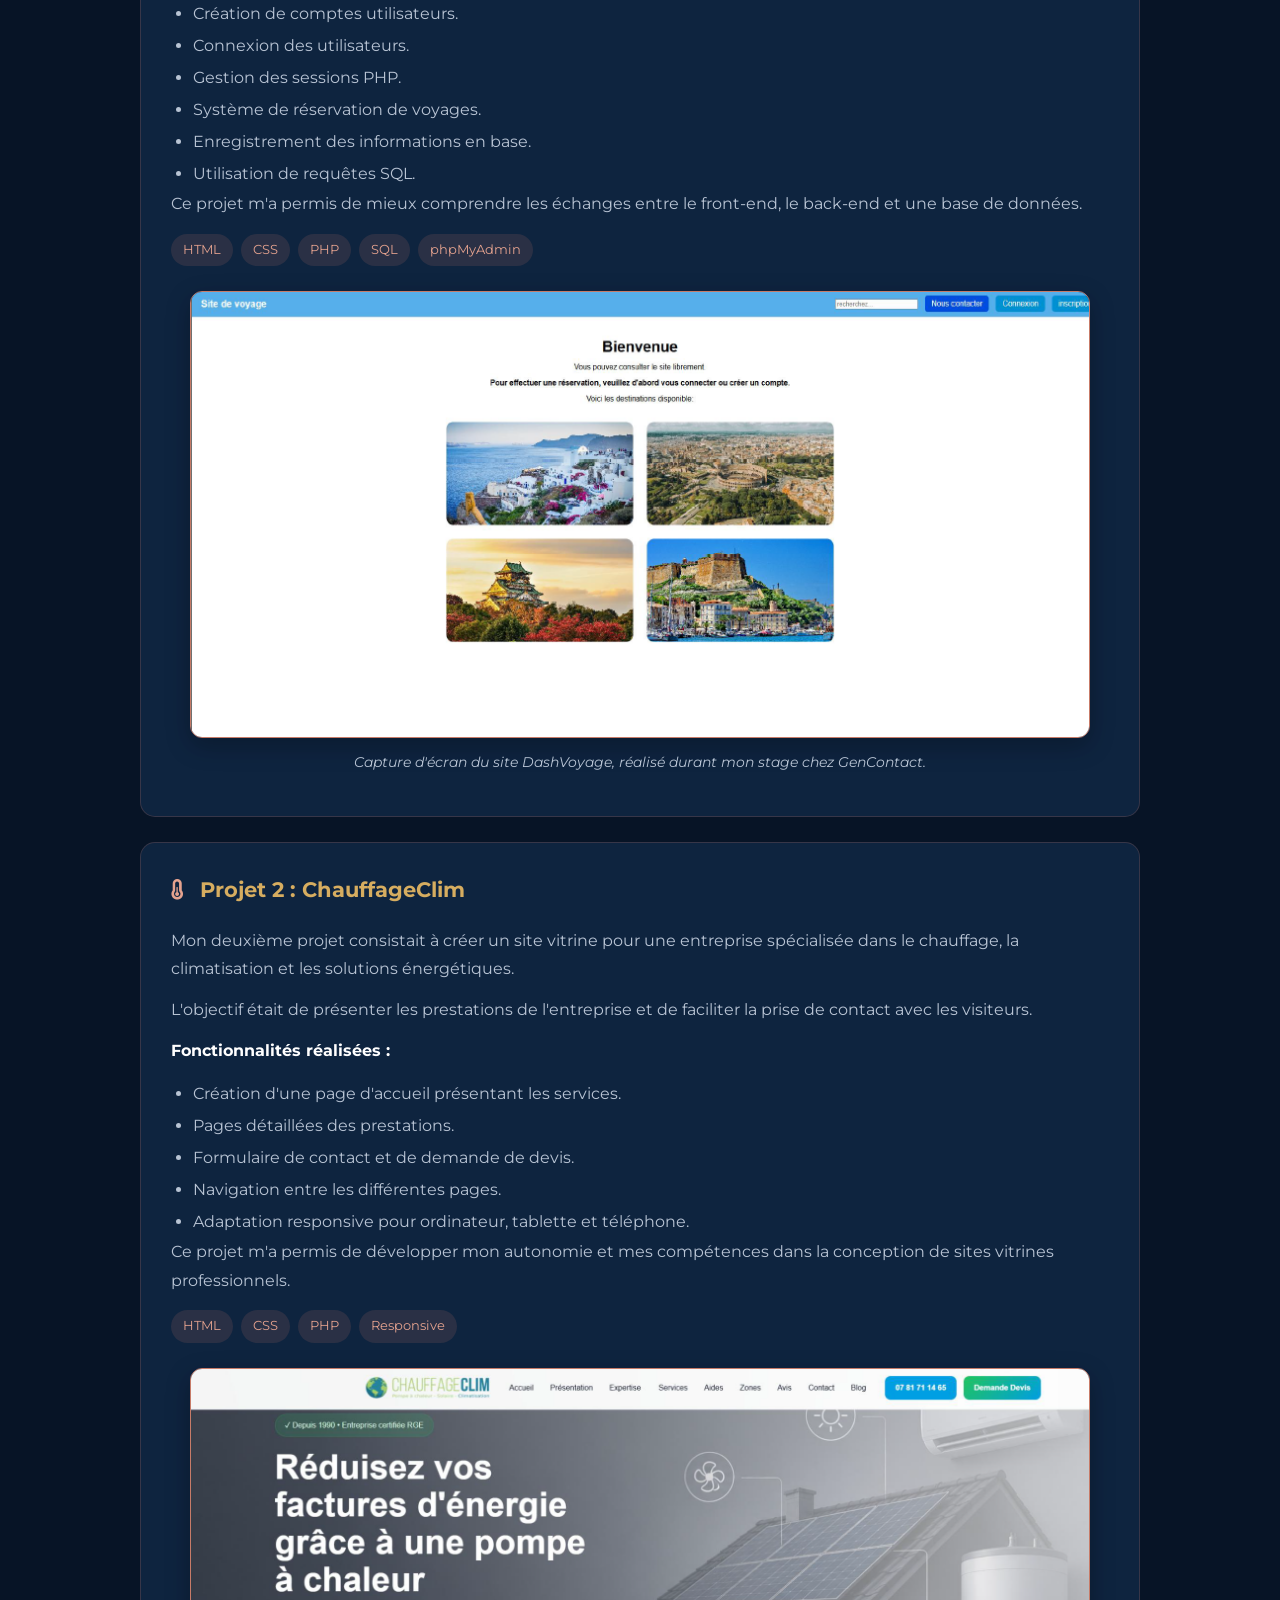
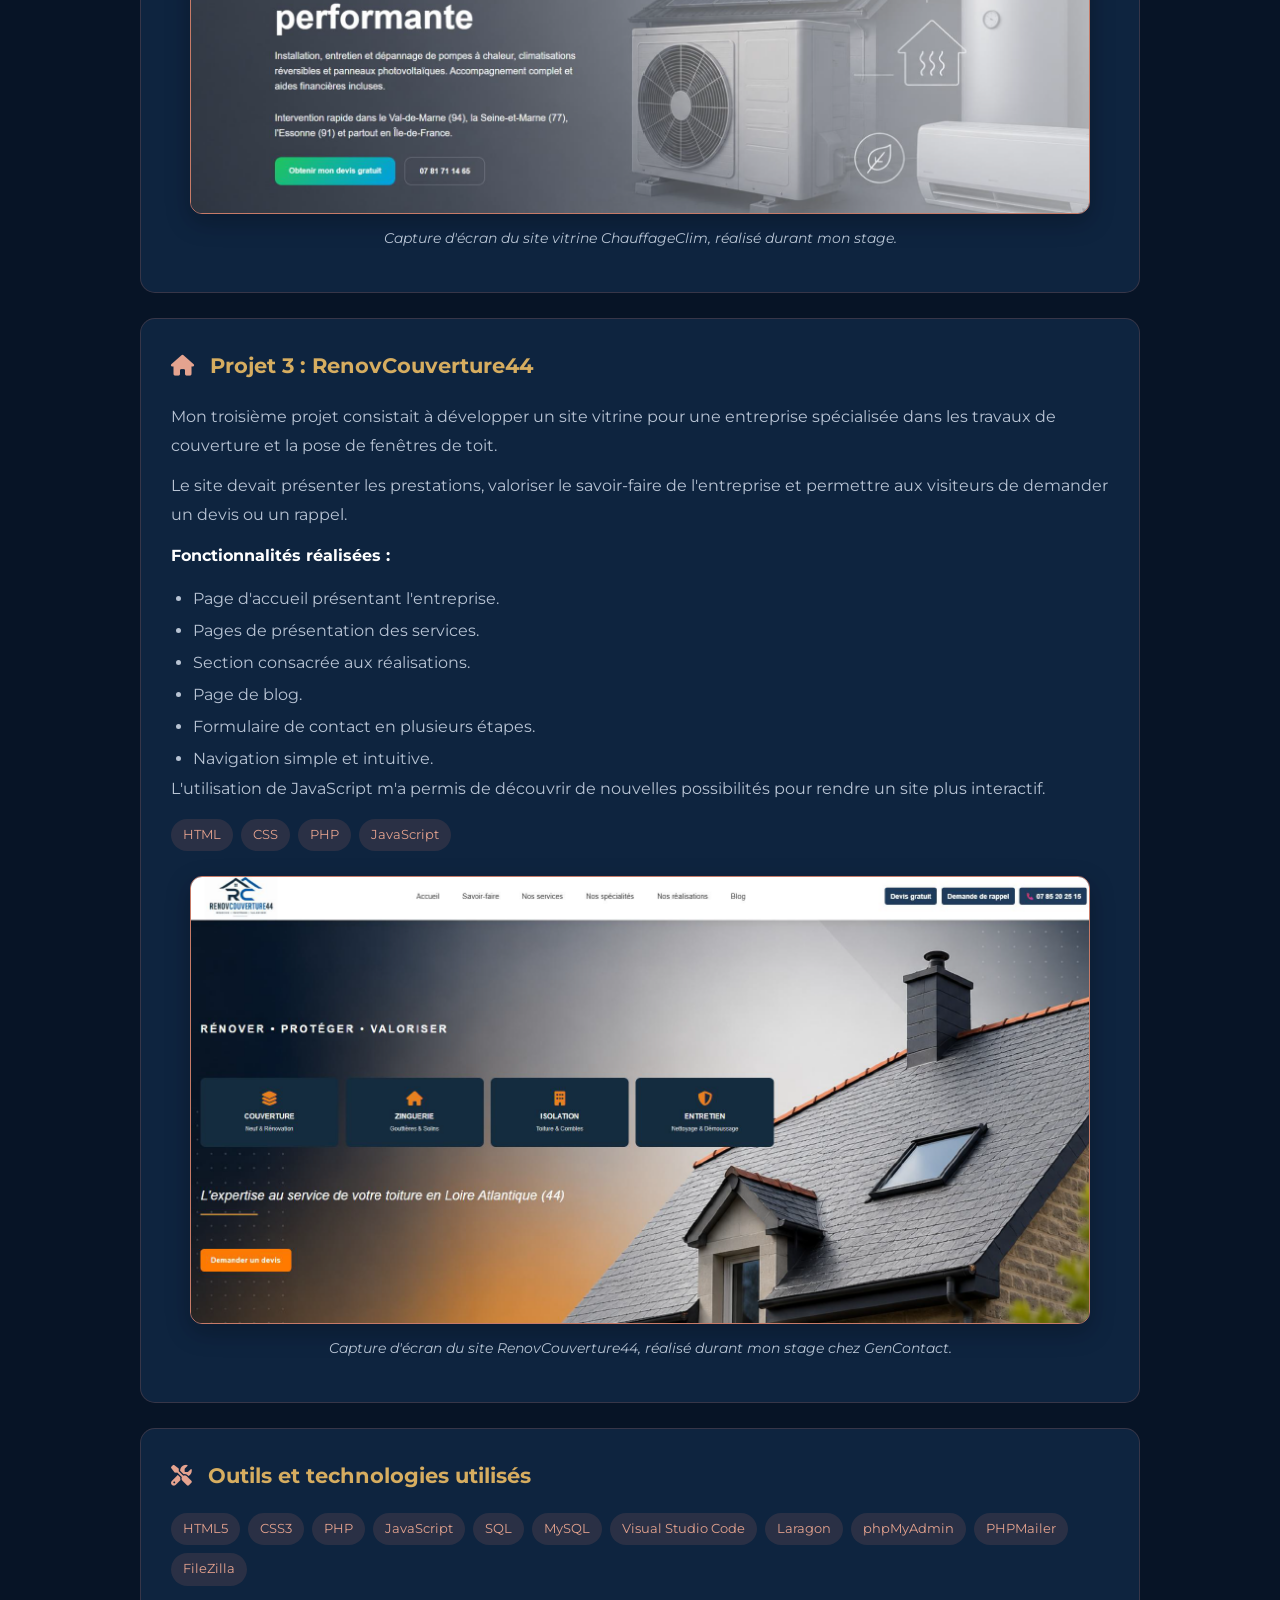
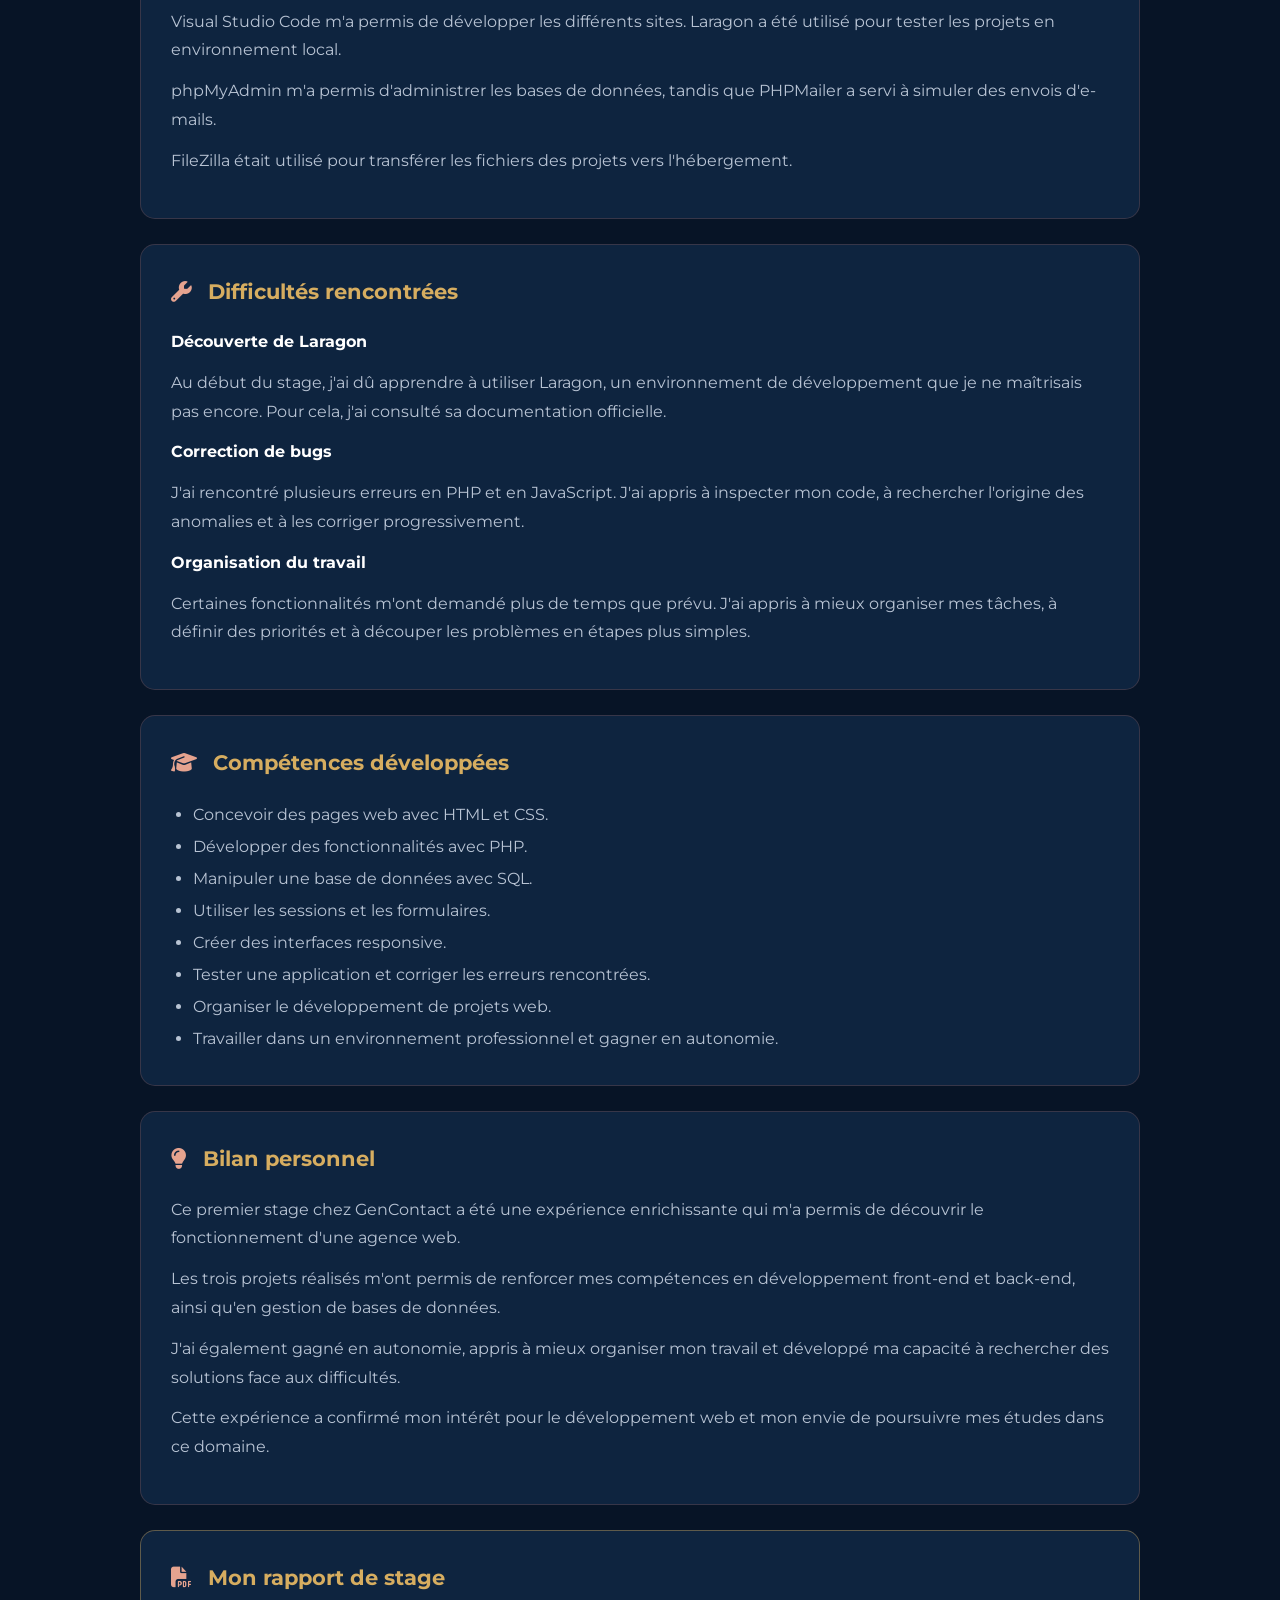
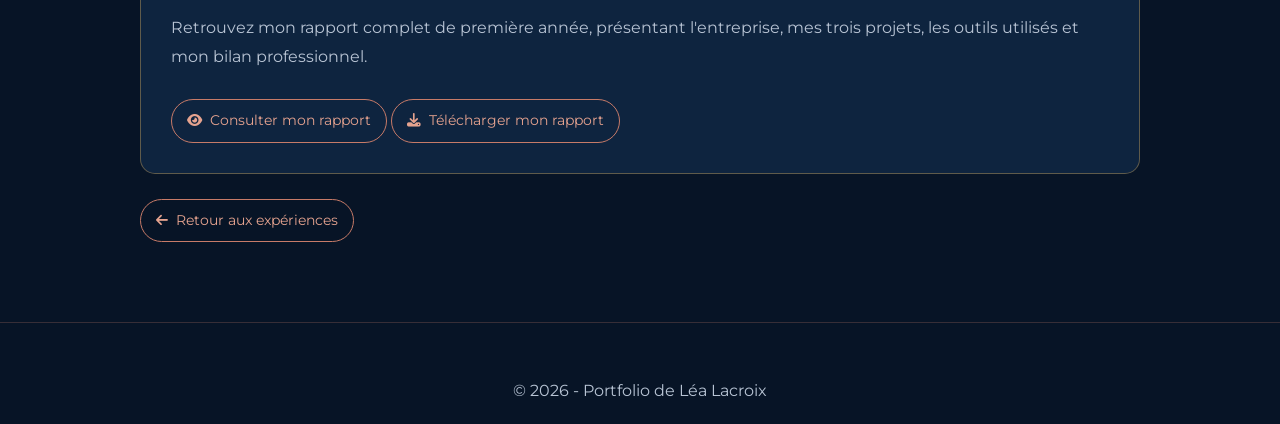
<file: experiences/stage-premiere-annee.html>
<!DOCTYPE html>
<html lang="fr">

<head>
    <meta charset="UTF-8">

    <meta name="viewport"
          content="width=device-width, initial-scale=1.0">

    <title>Stage de première année | Portfolio Léa Lacroix</title>

    <!-- CSS -->
    <link rel="stylesheet" href="../css/style.css">

    <!-- ICÔNES -->
    <link rel="stylesheet"
          href="https://cdnjs.cloudflare.com/ajax/libs/font-awesome/6.5.0/css/all.min.css">

    <!-- POLICE -->
    <link href="https://fonts.googleapis.com/css2?family=Montserrat:wght@400;500;600;700&display=swap"
          rel="stylesheet">
</head>

<body>

    <!-- HEADER -->
    <header class="header">

        <a href="../index.html" class="logo">
            Mon Portfolio
        </a>

        <nav class="navbar">
            <a href="../index.html#experiences"
               class="lien-retour">
                <i class="fa-solid fa-arrow-left"></i>
                Retour aux expériences
            </a>
        </nav>

    </header>


    <!-- CONTENU PRINCIPAL -->
    <main class="detail-experience">

        <!-- EN-TÊTE -->
        <div class="experience-entete">

            <span class="experience-label">
                <i class="fa-solid fa-briefcase"></i>
                BTS SIO SLAM - Première année
            </span>

            <h1>Stage chez GenContact</h1>

            <p>
                Du 18 mai au 26 juin 2026, j'ai effectué
                un stage de six semaines au sein de
                GenContact, une agence de communication
                digitale située à Guignes.
            </p>

            <p>
                Cette première expérience professionnelle
                m'a permis de participer à des projets
                concrets et de développer mes compétences
                dans le domaine du développement web.
            </p>

        </div>


        <!-- 1. ENTREPRISE -->
        <section class="experience-detail-bloc">

            <h2>
                <i class="fa-solid fa-building"></i>
                Présentation de l'entreprise
            </h2>

            <p>
                <strong>Entreprise :</strong> GenContact
            </p>

            <p>
                <strong>Localisation :</strong>
                Guignes (Seine-et-Marne, 77)
            </p>

            <p>
                <strong>Période :</strong>
                18 mai au 26 juin 2026
            </p>

            <p>
                <strong>Durée :</strong> 6 semaines
            </p>

            <p>
                <strong>Service :</strong>
                Pôle développement web
            </p>

            <p>
                GenContact est une agence de communication
                digitale créée en 2008. Elle accompagne
                les professionnels, commerçants, artisans
                et PME dans leur présence sur Internet.
            </p>

            <p>
                L'entreprise propose notamment la création
                de sites vitrines et e-commerce,
                le développement d'applications web,
                le référencement naturel (SEO) et
                la communication numérique.
            </p>

            <p>
                Durant mon stage, j'ai intégré le pôle
                développement, composé de trois
                développeurs web.
            </p>

        </section>


        <!-- 2. OBJECTIFS -->
        <section class="experience-detail-bloc">

            <h2>
                <i class="fa-solid fa-bullseye"></i>
                Objectifs du stage
            </h2>

            <p>
                L'objectif principal était de découvrir
                le fonctionnement d'une agence web
                tout en participant à des projets
                de développement informatique.
            </p>

            <ul>
                <li>
                    Découvrir un environnement professionnel.
                </li>

                <li>
                    Réaliser des sites web avec HTML,
                    CSS et PHP.
                </li>

                <li>
                    Approfondir mes connaissances en SQL
                    et en gestion de bases de données.
                </li>

                <li>
                    Apprendre à utiliser des outils
                    professionnels de développement.
                </li>

                <li>
                    Développer mon autonomie et ma
                    capacité à résoudre des problèmes.
                </li>
            </ul>

        </section>


        <!-- 3. PROJET DASHVOYAGE -->
        <section class="experience-detail-bloc">

            <h2>
                <i class="fa-solid fa-plane"></i>
                Projet 1 : DashVoyage
            </h2>

            <p>
                Mon premier projet consistait à développer
                un site de voyage permettant aux utilisateurs
                de consulter des destinations et
                d'effectuer des réservations en ligne.
            </p>

            <p>
                Le site a été réalisé en HTML, CSS et PHP,
                avec une base de données pour gérer
                les informations des utilisateurs
                et leurs réservations.
            </p>

            <p><strong>Fonctionnalités réalisées :</strong></p>

            <ul>
                <li>Création de comptes utilisateurs.</li>
                <li>Connexion des utilisateurs.</li>
                <li>Gestion des sessions PHP.</li>
                <li>Système de réservation de voyages.</li>
                <li>Enregistrement des informations en base.</li>
                <li>Utilisation de requêtes SQL.</li>
            </ul>

            <p>
                Ce projet m'a permis de mieux comprendre
                les échanges entre le front-end,
                le back-end et une base de données.
            </p>

            <div class="projet-technologies">
                <span>HTML</span>
                <span>CSS</span>
                <span>PHP</span>
                <span>SQL</span>
                <span>phpMyAdmin</span>
            </div>

 
            <!-- CAPTURE DU PROJET DASHVOYAGE -->
            <div class="capture-stage">

                <img src="../images/stages/dashvoyage.png"
                    alt="Page d'accueil du projet DashVoyage"
                    loading="lazy">

                <p>
                    Capture d'écran du site DashVoyage,
                    réalisé durant mon stage chez GenContact.
                </p>

            </div>

        </section>


        <!-- 4. PROJET CHAUFFAGECLIM -->
        <section class="experience-detail-bloc">

            <h2>
                <i class="fa-solid fa-temperature-half"></i>
                Projet 2 : ChauffageClim
            </h2>

            <p>
                Mon deuxième projet consistait à créer
                un site vitrine pour une entreprise
                spécialisée dans le chauffage,
                la climatisation et les
                solutions énergétiques.
            </p>

            <p>
                L'objectif était de présenter les
                prestations de l'entreprise et
                de faciliter la prise de contact
                avec les visiteurs.
            </p>

            <p><strong>Fonctionnalités réalisées :</strong></p>

            <ul>
                <li>
                    Création d'une page d'accueil
                    présentant les services.
                </li>

                <li>
                    Pages détaillées des prestations.
                </li>

                <li>
                    Formulaire de contact et de
                    demande de devis.
                </li>

                <li>
                    Navigation entre les différentes pages.
                </li>

                <li>
                    Adaptation responsive pour ordinateur,
                    tablette et téléphone.
                </li>
            </ul>

            <p>
                Ce projet m'a permis de développer
                mon autonomie et mes compétences
                dans la conception de sites vitrines
                professionnels.
            </p>

            <div class="projet-technologies">
                <span>HTML</span>
                <span>CSS</span>
                <span>PHP</span>
                <span>Responsive</span>
            </div>

            <!-- CAPTURE DU PROJET CHAUFFAGECLIM -->
            <div class="capture-stage">

                <img src="../images/stages/chauffageclim.png"
                    alt="Page d'accueil du projet ChauffageClim"
                    loading="lazy">

                <p>
                    Capture d'écran du site vitrine ChauffageClim,
                    réalisé durant mon stage.
                </p>

            </div>

        </section>


        <!-- 5. PROJET RENOVCOUVERTURE -->
        <section class="experience-detail-bloc">

            <h2>
                <i class="fa-solid fa-house"></i>
                Projet 3 : RenovCouverture44
            </h2>

            <p>
                Mon troisième projet consistait à
                développer un site vitrine pour
                une entreprise spécialisée dans
                les travaux de couverture et
                la pose de fenêtres de toit.
            </p>

            <p>
                Le site devait présenter les prestations,
                valoriser le savoir-faire de l'entreprise
                et permettre aux visiteurs de demander
                un devis ou un rappel.
            </p>

            <p><strong>Fonctionnalités réalisées :</strong></p>

            <ul>
                <li>
                    Page d'accueil présentant l'entreprise.
                </li>

                <li>
                    Pages de présentation des services.
                </li>

                <li>
                    Section consacrée aux réalisations.
                </li>

                <li>
                    Page de blog.
                </li>

                <li>
                    Formulaire de contact en plusieurs étapes.
                </li>

                <li>
                    Navigation simple et intuitive.
                </li>
            </ul>

            <p>
                L'utilisation de JavaScript m'a permis
                de découvrir de nouvelles possibilités
                pour rendre un site plus interactif.
            </p>

            <div class="projet-technologies">
                <span>HTML</span>
                <span>CSS</span>
                <span>PHP</span>
                <span>JavaScript</span>
            </div>

            <!-- CAPTURE DU PROJET RENOVCOUVERTURE44 -->
            <div class="capture-stage">

                <img src="../images/stages/renovcouverture44.png"
                    alt="Page d'accueil du projet RenovCouverture44"
                    loading="lazy">

                <p>
                    Capture d'écran du site RenovCouverture44,
                    réalisé durant mon stage chez GenContact.
                </p>

            </div>

        </section>


        <!-- 6. OUTILS ET TECHNOLOGIES -->
        <section class="experience-detail-bloc">

            <h2>
                <i class="fa-solid fa-screwdriver-wrench"></i>
                Outils et technologies utilisés
            </h2>

            <div class="projet-technologies">
                <span>HTML5</span>
                <span>CSS3</span>
                <span>PHP</span>
                <span>JavaScript</span>
                <span>SQL</span>
                <span>MySQL</span>
                <span>Visual Studio Code</span>
                <span>Laragon</span>
                <span>phpMyAdmin</span>
                <span>PHPMailer</span>
                <span>FileZilla</span>
            </div>

            <p>
                Visual Studio Code m'a permis
                de développer les différents sites.
                Laragon a été utilisé pour tester
                les projets en environnement local.
            </p>

            <p>
                phpMyAdmin m'a permis d'administrer
                les bases de données, tandis que
                PHPMailer a servi à simuler
                des envois d'e-mails.
            </p>

            <p>
                FileZilla était utilisé pour
                transférer les fichiers des projets
                vers l'hébergement.
            </p>

        </section>


        <!-- 7. DIFFICULTÉS -->
        <section class="experience-detail-bloc">

            <h2>
                <i class="fa-solid fa-wrench"></i>
                Difficultés rencontrées
            </h2>

            <p><strong>Découverte de Laragon</strong></p>

            <p>
                Au début du stage, j'ai dû apprendre
                à utiliser Laragon, un environnement
                de développement que je ne maîtrisais
                pas encore. Pour cela, j'ai consulté
                sa documentation officielle.
            </p>

            <p><strong>Correction de bugs</strong></p>

            <p>
                J'ai rencontré plusieurs erreurs
                en PHP et en JavaScript.
                J'ai appris à inspecter mon code,
                à rechercher l'origine des anomalies
                et à les corriger progressivement.
            </p>

            <p><strong>Organisation du travail</strong></p>

            <p>
                Certaines fonctionnalités m'ont demandé
                plus de temps que prévu. J'ai appris
                à mieux organiser mes tâches,
                à définir des priorités et à découper
                les problèmes en étapes plus simples.
            </p>

        </section>


        <!-- 8. COMPÉTENCES -->
        <section class="experience-detail-bloc">

            <h2>
                <i class="fa-solid fa-graduation-cap"></i>
                Compétences développées
            </h2>

            <ul>
                <li>
                    Concevoir des pages web avec HTML et CSS.
                </li>

                <li>
                    Développer des fonctionnalités avec PHP.
                </li>

                <li>
                    Manipuler une base de données avec SQL.
                </li>

                <li>
                    Utiliser les sessions et les formulaires.
                </li>

                <li>
                    Créer des interfaces responsive.
                </li>

                <li>
                    Tester une application et corriger
                    les erreurs rencontrées.
                </li>

                <li>
                    Organiser le développement de projets web.
                </li>

                <li>
                    Travailler dans un environnement
                    professionnel et gagner en autonomie.
                </li>
            </ul>

        </section>


        <!-- 9. BILAN -->
        <section class="experience-detail-bloc">

            <h2>
                <i class="fa-solid fa-lightbulb"></i>
                Bilan personnel
            </h2>

            <p>
                Ce premier stage chez GenContact
                a été une expérience enrichissante
                qui m'a permis de découvrir
                le fonctionnement d'une agence web.
            </p>

            <p>
                Les trois projets réalisés m'ont
                permis de renforcer mes compétences
                en développement front-end et back-end,
                ainsi qu'en gestion de bases de données.
            </p>

            <p>
                J'ai également gagné en autonomie,
                appris à mieux organiser mon travail
                et développé ma capacité à rechercher
                des solutions face aux difficultés.
            </p>

            <p>
                Cette expérience a confirmé mon intérêt
                pour le développement web et mon envie
                de poursuivre mes études dans ce domaine.
            </p>

        </section>


        <!-- 10. RAPPORT DE STAGE -->
        <section class="experience-detail-bloc rapport-stage">

            <h2>
                <i class="fa-solid fa-file-pdf"></i>
                Mon rapport de stage
            </h2>

            <p>
                Retrouvez mon rapport complet de
                première année, présentant l'entreprise,
                mes trois projets, les outils utilisés
                et mon bilan professionnel.
            </p>

            <a href="../documents/stages/rapport-stage-premiere-annee.pdf"
               class="bouton-projet"
               target="_blank"
               rel="noopener noreferrer">

                <i class="fa-solid fa-eye"></i>
                Consulter mon rapport

            </a>

            <a href="../documents/stages/rapport-stage-premiere-annee.pdf"
               class="bouton-projet"
               download="Rapport_Stage_SIO1_Lea_Lacroix.pdf">

                <i class="fa-solid fa-download"></i>
                Télécharger mon rapport

            </a>

        </section>


        <!-- RETOUR -->
        <a href="../index.html#experiences"
           class="bouton-projet">

            <i class="fa-solid fa-arrow-left"></i>
            Retour aux expériences

        </a>

    </main>


    <!-- FOOTER -->
    <footer class="footer">
        <p>© 2026 - Portfolio de Léa Lacroix</p>
    </footer>

</body>
</html>
</file>
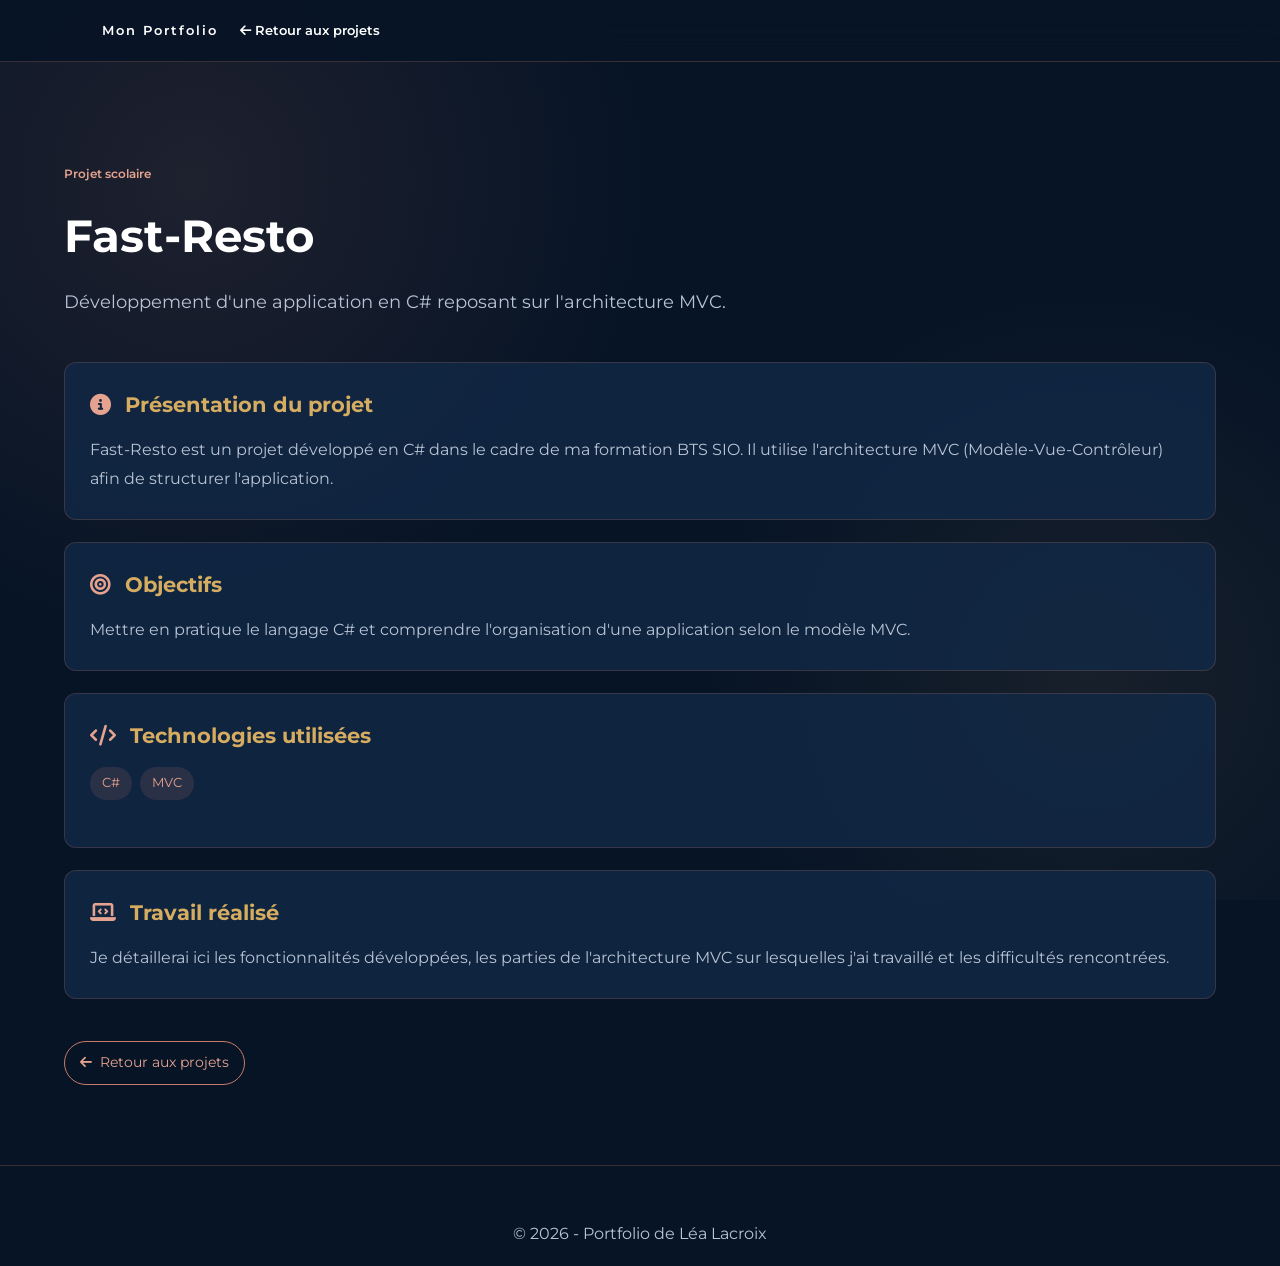
<file: projets/fast-resto.html>
<!DOCTYPE html>
<html lang="fr">
<head>
    <meta charset="UTF-8">
    <meta name="viewport" content="width=device-width, initial-scale=1.0">
    <title>Fast-Resto | Mon portfolio</title>

    <link rel="stylesheet" href="../css/style.css">
    <link rel="stylesheet"
          href="https://cdnjs.cloudflare.com/ajax/libs/font-awesome/6.5.0/css/all.min.css">
    <link href="https://fonts.googleapis.com/css2?family=Montserrat:wght@400;500;600;700&display=swap"
          rel="stylesheet">
</head>

<body>

    <header class="header">
        <nav class="navbar">
            <a href="../index.html" class="logo">Mon Portfolio</a>
            <a href="../index.html#projets" class="lien-retour">
                <i class="fa-solid fa-arrow-left"></i> Retour aux projets
            </a>
        </nav>
    </header>

    <main class="detail-projet">

        <span class="projet-type">Projet scolaire</span>
        <h1>Fast-Resto</h1>
        <p class="detail-introduction">
            Développement d'une application en C# reposant sur l'architecture MVC.
        </p>

        <section class="detail-bloc">
            <h2><i class="fa-solid fa-circle-info"></i> Présentation du projet</h2>
            <p>
                Fast-Resto est un projet développé en C# dans le cadre de ma
                formation BTS SIO. Il utilise l'architecture MVC
                (Modèle-Vue-Contrôleur) afin de structurer l'application.
            </p>
        </section>

        <section class="detail-bloc">
            <h2><i class="fa-solid fa-bullseye"></i> Objectifs</h2>
            <p>
                Mettre en pratique le langage C# et comprendre l'organisation
                d'une application selon le modèle MVC.
            </p>
        </section>

        <section class="detail-bloc">
            <h2><i class="fa-solid fa-code"></i> Technologies utilisées</h2>
            <div class="projet-technologies">
                <span>C#</span>
                <span>MVC</span>
            </div>
        </section>

        <section class="detail-bloc">
            <h2><i class="fa-solid fa-laptop-code"></i> Travail réalisé</h2>
            <p>
                Je détaillerai ici les fonctionnalités développées,
                les parties de l'architecture MVC sur lesquelles j'ai travaillé
                et les difficultés rencontrées.
            </p>
        </section>

        <a href="../index.html#projets" class="bouton-projet">
            <i class="fa-solid fa-arrow-left"></i> Retour aux projets
        </a>

    </main>

    <footer class="footer">
        <p>© 2026 - Portfolio de Léa Lacroix</p>
    </footer>

</body>
</html>
</file>
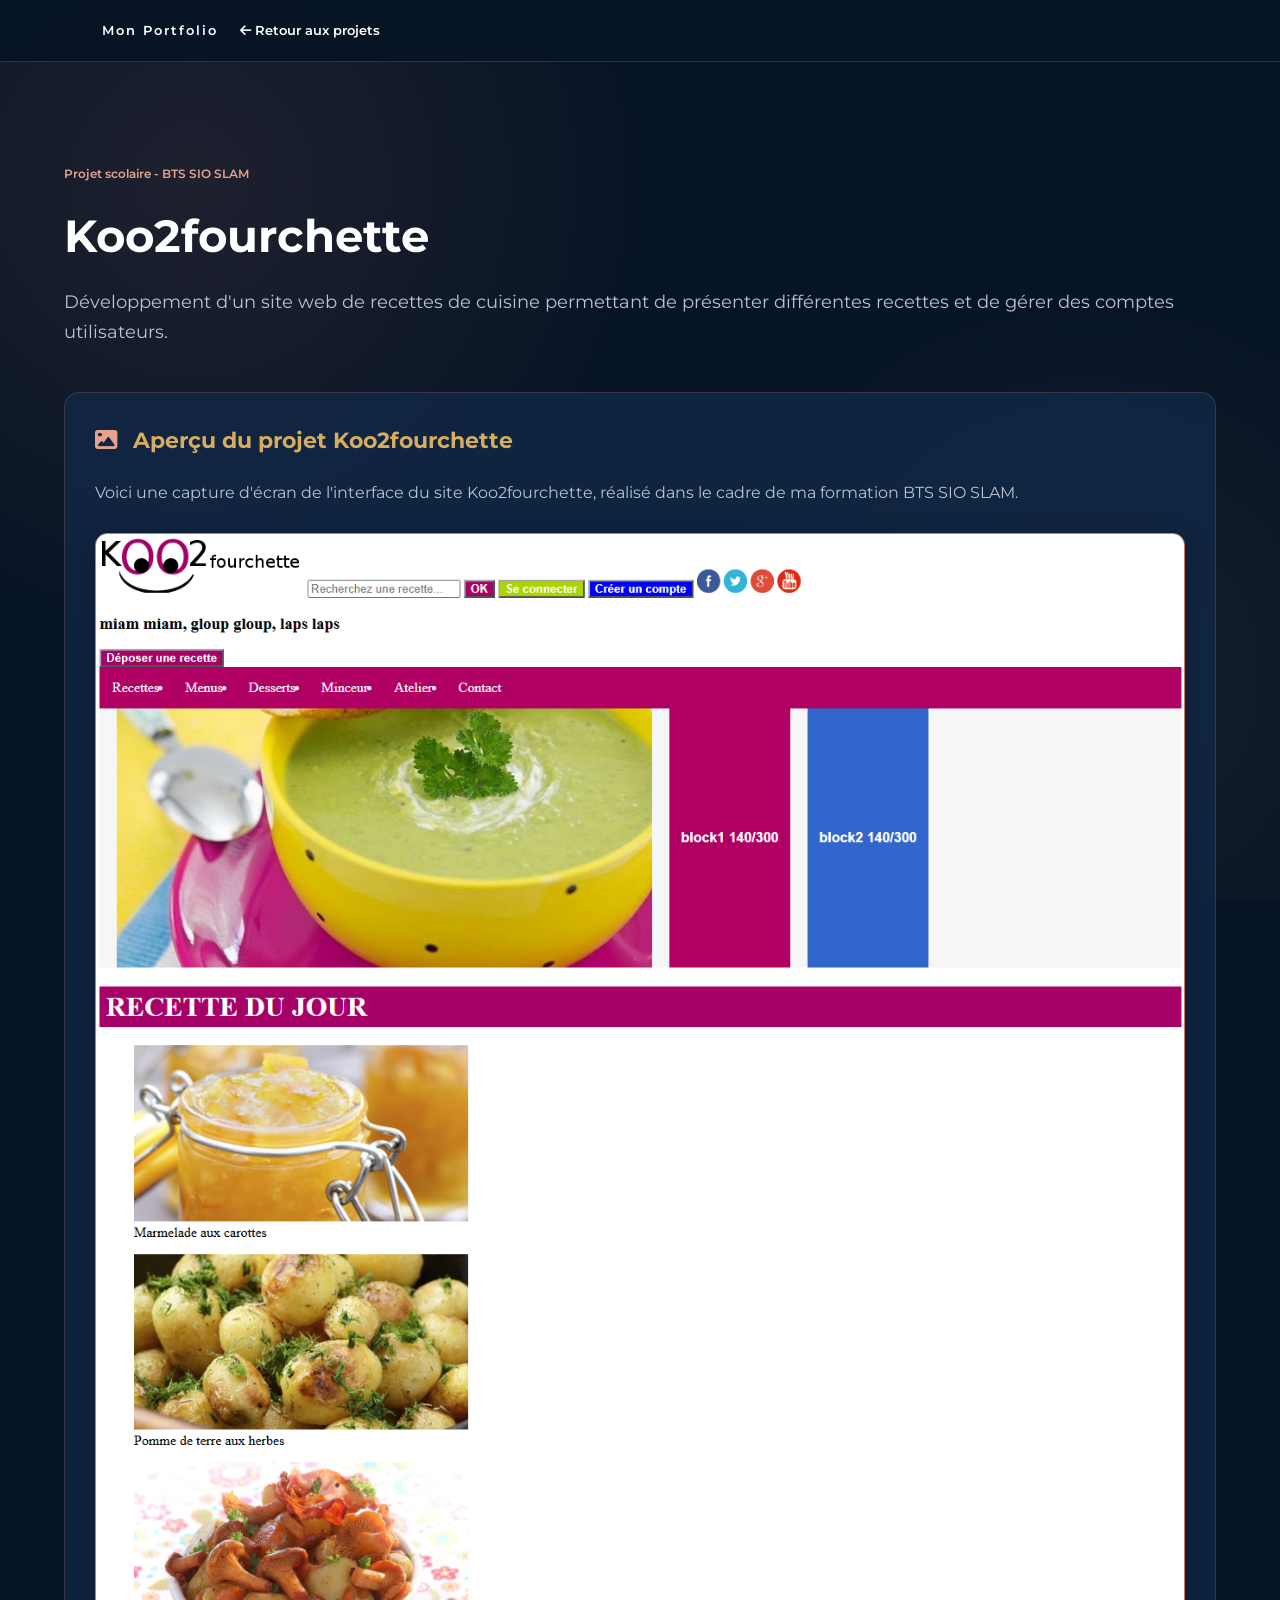
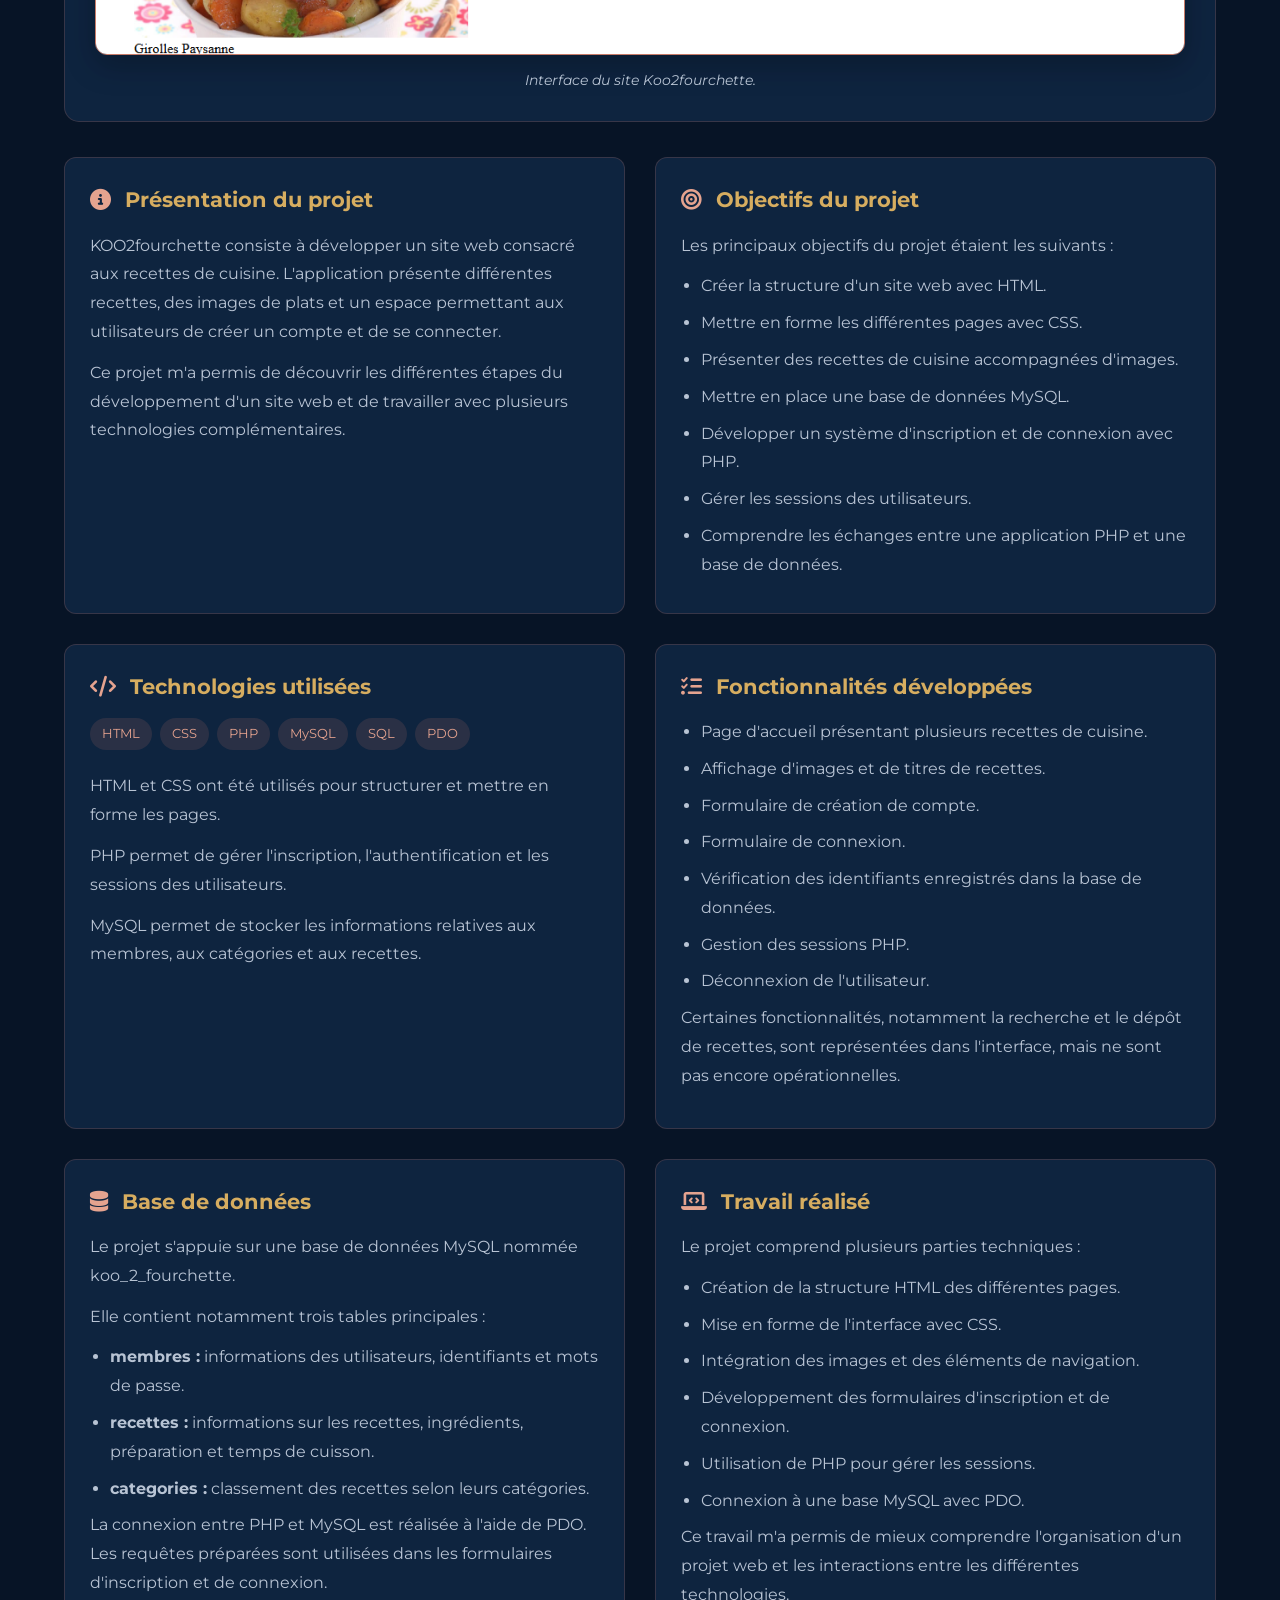
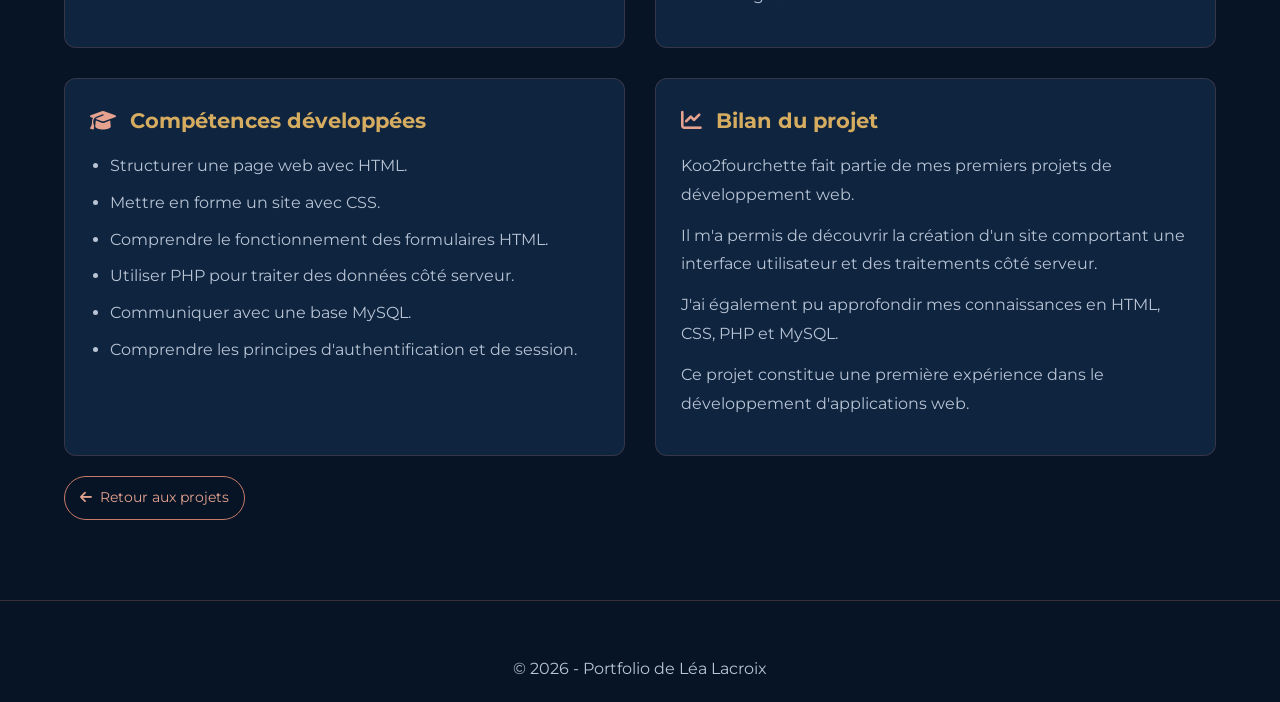
<file: projets/Koo2fourchette.html>
<!DOCTYPE html>
<html lang="fr">

<head>
    <meta charset="UTF-8">
    <meta name="viewport"
          content="width=device-width, initial-scale=1.0">

    <title>Koo2fourchette | Portfolio Léa Lacroix</title>

    <!-- CSS DU PORTFOLIO -->
    <link rel="stylesheet" href="../css/style.css">

    <!-- ICÔNES -->
    <link rel="stylesheet"
          href="https://cdnjs.cloudflare.com/ajax/libs/font-awesome/6.5.0/css/all.min.css">

    <!-- POLICE -->
    <link href="https://fonts.googleapis.com/css2?family=Montserrat:wght@400;500;600;700&display=swap"
          rel="stylesheet">
</head>

<body>

    <!-- ===================================== -->
    <!-- HEADER -->
    <!-- ===================================== -->

    <header class="header">

        <nav class="navbar">

            <a href="../index.html" class="logo">
                Mon Portfolio
            </a>

            <a href="../index.html#projets"
               class="lien-retour">

                <i class="fa-solid fa-arrow-left"></i>
                Retour aux projets

            </a>

        </nav>

    </header>


    <!-- ===================================== -->
    <!-- CONTENU PRINCIPAL -->
    <!-- ===================================== -->

    <main class="detail-projet">

        <span class="projet-type">
            Projet scolaire - BTS SIO SLAM
        </span>

        <h1>Koo2fourchette</h1>

        <p class="detail-introduction">
            Développement d'un site web de recettes de cuisine
            permettant de présenter différentes recettes
            et de gérer des comptes utilisateurs.
        </p>

                <!-- ================================= -->
        <!-- CAPTURE D'ÉCRAN DU PROJET -->
        <!-- ================================= -->

        <section class="detail-bloc capture-projet">

            <h2>
                <i class="fa-solid fa-image"></i>
                Aperçu du projet Koo2fourchette
            </h2>

            <p>
                Voici une capture d'écran de l'interface
                du site Koo2fourchette, réalisé dans
                le cadre de ma formation BTS SIO SLAM.
            </p>

            <figure class="capture-conteneur">

                <img
                    src="../images/projets/koo2fourchette.png"
                    alt="Capture d'écran du site Koo2fourchette"
                    loading="lazy">

                <figcaption>
                    Interface du site Koo2fourchette.
                </figcaption>

            </figure>

        </section>


        <!-- ================================= -->
        <!-- 1. PRÉSENTATION -->
        <!-- ================================= -->
        <!-- GRILLE DES INFORMATIONS DU PROJET -->
        <div class="detail-grille">

        <section class="detail-bloc">

            <h2>
                <i class="fa-solid fa-circle-info"></i>
                Présentation du projet
            </h2>

            <p>
                KOO2fourchette consiste à développer un site web
                consacré aux recettes de cuisine.
                L'application présente différentes recettes,
                des images de plats et un espace permettant
                aux utilisateurs de créer un compte et
                de se connecter.
            </p>

            <p>
                Ce projet m'a permis de découvrir les
                différentes étapes du développement d'un
                site web et de travailler avec plusieurs
                technologies complémentaires.
            </p>

        </section>


        <!-- ================================= -->
        <!-- 2. OBJECTIFS -->
        <!-- ================================= -->

        <section class="detail-bloc">

            <h2>
                <i class="fa-solid fa-bullseye"></i>
                Objectifs du projet
            </h2>

            <p>
                Les principaux objectifs du projet
                étaient les suivants :
            </p>

            <ul>
                <li>
                    Créer la structure d'un site web
                    avec HTML.
                </li>

                <li>
                    Mettre en forme les différentes
                    pages avec CSS.
                </li>

                <li>
                    Présenter des recettes de cuisine
                    accompagnées d'images.
                </li>

                <li>
                    Mettre en place une base de données
                    MySQL.
                </li>

                <li>
                    Développer un système d'inscription
                    et de connexion avec PHP.
                </li>

                <li>
                    Gérer les sessions des utilisateurs.
                </li>

                <li>
                    Comprendre les échanges entre
                    une application PHP et une
                    base de données.
                </li>
            </ul>

        </section>


        <!-- ================================= -->
        <!-- 3. TECHNOLOGIES -->
        <!-- ================================= -->

        <section class="detail-bloc">

            <h2>
                <i class="fa-solid fa-code"></i>
                Technologies utilisées
            </h2>

            <div class="projet-technologies">

                <span>HTML</span>
                <span>CSS</span>
                <span>PHP</span>
                <span>MySQL</span>
                <span>SQL</span>
                <span>PDO</span>

            </div>

            <p>
                HTML et CSS ont été utilisés pour
                structurer et mettre en forme les pages.
            </p>

            <p>
                PHP permet de gérer l'inscription,
                l'authentification et les sessions
                des utilisateurs.
            </p>

            <p>
                MySQL permet de stocker les informations
                relatives aux membres, aux catégories
                et aux recettes.
            </p>

        </section>


        <!-- ================================= -->
        <!-- 4. FONCTIONNALITÉS -->
        <!-- ================================= -->

        <section class="detail-bloc">

            <h2>
                <i class="fa-solid fa-list-check"></i>
                Fonctionnalités développées
            </h2>

            <ul>
                <li>
                    Page d'accueil présentant plusieurs
                    recettes de cuisine.
                </li>

                <li>
                    Affichage d'images et de titres
                    de recettes.
                </li>

                <li>
                    Formulaire de création de compte.
                </li>

                <li>
                    Formulaire de connexion.
                </li>

                <li>
                    Vérification des identifiants
                    enregistrés dans la base de données.
                </li>

                <li>
                    Gestion des sessions PHP.
                </li>

                <li>
                    Déconnexion de l'utilisateur.
                </li>
            </ul>

            <p>
                Certaines fonctionnalités, notamment
                la recherche et le dépôt de recettes,
                sont représentées dans l'interface,
                mais ne sont pas encore opérationnelles.
            </p>

        </section>


        <!-- ================================= -->
        <!-- 5. BASE DE DONNÉES -->
        <!-- ================================= -->

        <section class="detail-bloc">

            <h2>
                <i class="fa-solid fa-database"></i>
                Base de données
            </h2>

            <p>
                Le projet s'appuie sur une base
                de données MySQL nommée
                koo_2_fourchette.
            </p>

            <p>
                Elle contient notamment trois tables
                principales :
            </p>

            <ul>

                <li>
                    <strong>membres :</strong>
                    informations des utilisateurs,
                    identifiants et mots de passe.
                </li>

                <li>
                    <strong>recettes :</strong>
                    informations sur les recettes,
                    ingrédients, préparation et
                    temps de cuisson.
                </li>

                <li>
                    <strong>categories :</strong>
                    classement des recettes selon
                    leurs catégories.
                </li>

            </ul>

            <p>
                La connexion entre PHP et MySQL
                est réalisée à l'aide de PDO.
                Les requêtes préparées sont
                utilisées dans les formulaires
                d'inscription et de connexion.
            </p>

        </section>


        <!-- ================================= -->
        <!-- 6. TRAVAIL RÉALISÉ -->
        <!-- ================================= -->

        <section class="detail-bloc">

            <h2>
                <i class="fa-solid fa-laptop-code"></i>
                Travail réalisé
            </h2>

            <p>
                Le projet comprend plusieurs
                parties techniques :
            </p>

            <ul>

                <li>
                    Création de la structure HTML
                    des différentes pages.
                </li>

                <li>
                    Mise en forme de l'interface
                    avec CSS.
                </li>

                <li>
                    Intégration des images et
                    des éléments de navigation.
                </li>

                <li>
                    Développement des formulaires
                    d'inscription et de connexion.
                </li>

                <li>
                    Utilisation de PHP pour
                    gérer les sessions.
                </li>

                <li>
                    Connexion à une base MySQL
                    avec PDO.
                </li>

            </ul>

            <p>
                Ce travail m'a permis de mieux
                comprendre l'organisation d'un
                projet web et les interactions entre
                les différentes technologies.
            </p>

        </section>


        <!-- ================================= -->
        <!-- 7. COMPÉTENCES ACQUISES -->
        <!-- ================================= -->

        <section class="detail-bloc">

            <h2>
                <i class="fa-solid fa-graduation-cap"></i>
                Compétences développées
            </h2>

            <ul>

                <li>
                    Structurer une page web avec HTML.
                </li>

                <li>
                    Mettre en forme un site avec CSS.
                </li>

                <li>
                    Comprendre le fonctionnement
                    des formulaires HTML.
                </li>

                <li>
                    Utiliser PHP pour traiter
                    des données côté serveur.
                </li>

                <li>
                    Communiquer avec une base MySQL.
                </li>

                <li>
                    Comprendre les principes
                    d'authentification et de session.
                </li>

            </ul>

        </section>


        <!-- ================================= -->
        <!-- 8. BILAN -->
        <!-- ================================= -->

        <section class="detail-bloc">

            <h2>
                <i class="fa-solid fa-chart-line"></i>
                Bilan du projet
            </h2>

            <p>
                Koo2fourchette fait partie de mes
                premiers projets de développement web.
            </p>

            <p>
                Il m'a permis de découvrir la
                création d'un site comportant
                une interface utilisateur et des
                traitements côté serveur.
            </p>

            <p>
                J'ai également pu approfondir
                mes connaissances en HTML, CSS,
                PHP et MySQL.
            </p>

            <p>
                Ce projet constitue une première
                expérience dans le développement
                d'applications web.
            </p>

        </section>
        </div>

        <!-- ================================= -->
        <!-- RETOUR AUX PROJETS -->
        <!-- ================================= -->

        <a href="../index.html#projets"
           class="bouton-projet">

            <i class="fa-solid fa-arrow-left"></i>
            Retour aux projets

        </a>

    </main>


    <!-- ===================================== -->
    <!-- FOOTER -->
    <!-- ===================================== -->

    <footer class="footer">

        <p>
            © 2026 - Portfolio de Léa Lacroix
        </p>

    </footer>

</body>
</html>
</file>
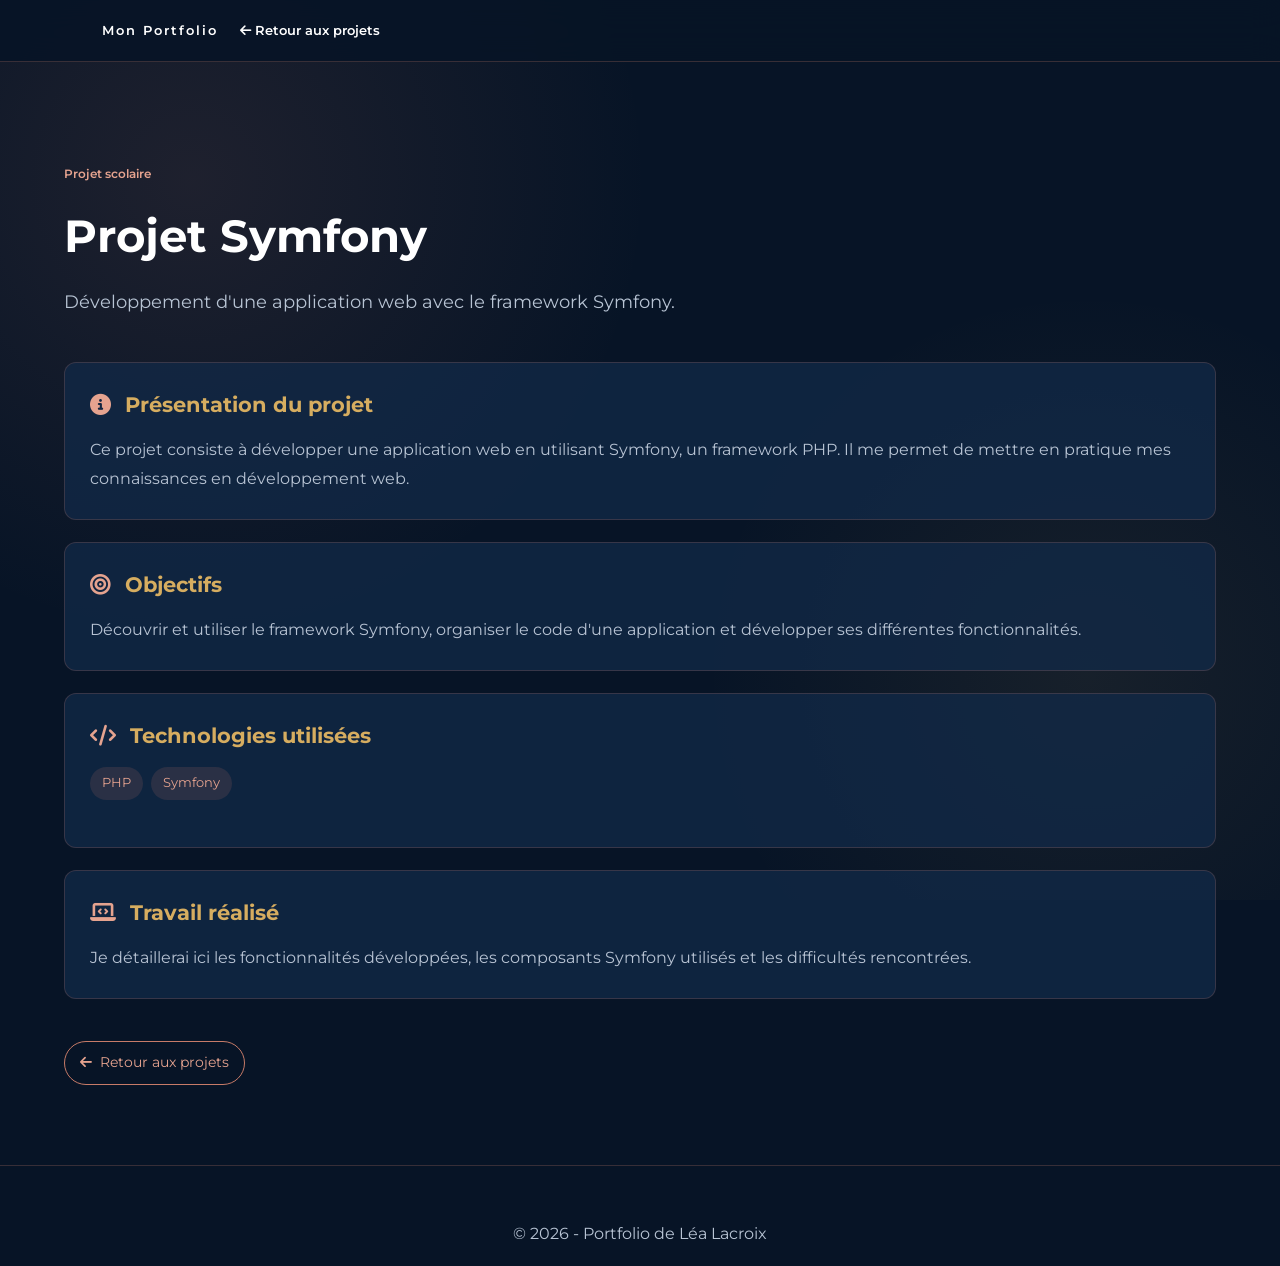
<file: projets/symfony.html>
<!DOCTYPE html>
<html lang="fr">
<head>
    <meta charset="UTF-8">
    <meta name="viewport" content="width=device-width, initial-scale=1.0">
    <title>Projet Symfony | Mon portfolio</title>

    <link rel="stylesheet" href="../css/style.css">
    <link rel="stylesheet"
          href="https://cdnjs.cloudflare.com/ajax/libs/font-awesome/6.5.0/css/all.min.css">
    <link href="https://fonts.googleapis.com/css2?family=Montserrat:wght@400;500;600;700&display=swap"
          rel="stylesheet">
</head>

<body>

    <header class="header">
        <nav class="navbar">
            <a href="../index.html" class="logo">Mon Portfolio</a>
            <a href="../index.html#projets" class="lien-retour">
                <i class="fa-solid fa-arrow-left"></i> Retour aux projets
            </a>
        </nav>
    </header>

    <main class="detail-projet">

        <span class="projet-type">Projet scolaire</span>
        <h1>Projet Symfony</h1>
        <p class="detail-introduction">
            Développement d'une application web avec le framework Symfony.
        </p>

        <section class="detail-bloc">
            <h2><i class="fa-solid fa-circle-info"></i> Présentation du projet</h2>
            <p>
                Ce projet consiste à développer une application web en utilisant
                Symfony, un framework PHP. Il me permet de mettre en pratique
                mes connaissances en développement web.
            </p>
        </section>

        <section class="detail-bloc">
            <h2><i class="fa-solid fa-bullseye"></i> Objectifs</h2>
            <p>
                Découvrir et utiliser le framework Symfony, organiser le code
                d'une application et développer ses différentes fonctionnalités.
            </p>
        </section>

        <section class="detail-bloc">
            <h2><i class="fa-solid fa-code"></i> Technologies utilisées</h2>
            <div class="projet-technologies">
                <span>PHP</span>
                <span>Symfony</span>
            </div>
        </section>

        <section class="detail-bloc">
            <h2><i class="fa-solid fa-laptop-code"></i> Travail réalisé</h2>
            <p>
                Je détaillerai ici les fonctionnalités développées,
                les composants Symfony utilisés et les difficultés rencontrées.
            </p>
        </section>

        <a href="../index.html#projets" class="bouton-projet">
            <i class="fa-solid fa-arrow-left"></i> Retour aux projets
        </a>

    </main>

    <footer class="footer">
        <p>© 2026 - Portfolio de Léa Lacroix</p>
    </footer>

</body>
</html>
</file>
<file: css/style.css>
/* =========================================
   1. VARIABLES ET PARAMÈTRES GÉNÉRAUX
========================================= */

:root {
    /* Couleurs principales */
    --bleu-nuit: #071426;
    --bleu-fonce: #0b1d35;
    --bleu-royal: #164b91;
    --bleu-clair: #2675c9;

    /* Nouvelle couleur terracotta */
    --terracotta: #c77b68;
    --terracotta-clair: #e5a38f;
    --terracotta-fonce: #a85c4b;
    --terracotta-transparent: rgba(199, 123, 104, 0.15);

    /* Doré */
    --dore: #d6ad60;
    --dore-clair: #f1d69b;

    /* Textes */
    --blanc: #ffffff;
    --gris: #b8c4d4;

    /* Cartes */
    --fond-carte: rgba(18, 42, 72, 0.75);
    --bordure-carte: rgba(199, 123, 104, 0.22);

    /* Animations */
    --transition: 0.3s ease;
}

/* Réinitialisation */

* {
    margin: 0;
    padding: 0;
    box-sizing: border-box;
    text-decoration: none;
    scroll-behavior: smooth;
}

html {
    scroll-padding-top: 100px;
}

body {
    font-family: 'Montserrat', sans-serif;
    background: var(--bleu-nuit);
    color: var(--blanc);
    overflow-x: hidden;
    line-height: 1.6;
}

/* Fond lumineux */

body::before {
    content: "";
    position: fixed;
    inset: 0;
    z-index: -2;

    background:
        radial-gradient(
            circle at 15% 20%,
            rgba(199, 123, 104, 0.12),
            transparent 35%
        ),
        radial-gradient(
            circle at 85% 75%,
            rgba(214, 173, 96, 0.08),
            transparent 30%
        ),
        var(--bleu-nuit);
}

/* Particules animées */

#particles {
    position: fixed;
    inset: 0;
    width: 100%;
    height: 100%;
    pointer-events: none;
    z-index: -1;
}


/* =========================================
   2. EN-TÊTE ET NAVIGATION
========================================= */

.header {
    position: fixed;
    top: 0;
    left: 0;
    width: 100%;
    padding: 20px 8%;

    display: flex;
    justify-content: space-between;
    align-items: center;

    background: rgba(7, 20, 38, 0.9);
    backdrop-filter: blur(15px);

    border-bottom: 1px solid
        rgba(199, 123, 104, 0.25);

    z-index: 100;
}

/* Logo */

.logo {
    color: var(--blanc);
    font-size: 22px;
    font-weight: 700;
    letter-spacing: 2px;
    white-space: nowrap;
}

.logo span {
    color: var(--dore);
}

/* Navigation */

.navbar {
    display: flex;
    align-items: center;
    gap: 22px;
}

.navbar a {
    color: var(--blanc);
    font-size: 13px;
    font-weight: 600;
    position: relative;
    transition: var(--transition);
}

.navbar a::after {
    content: "";
    position: absolute;
    left: 0;
    bottom: -7px;
    width: 0;
    height: 2px;
    background: var(--terracotta);
    transition: var(--transition);
}

.navbar a:hover {
    color: var(--terracotta-clair);
}

.navbar a:hover::after {
    width: 100%;
}

/* Bouton Contact */

.navbar .nav-contact {
    padding: 10px 17px;
    border: 1px solid var(--terracotta);
    border-radius: 7px;
    color: var(--terracotta-clair);
}

.navbar .nav-contact:hover {
    background: var(--terracotta);
    color: var(--bleu-nuit);
}


/* =========================================
   3. STRUCTURE DES SECTIONS
========================================= */

section {
    padding: 120px 8%;
    position: relative;
}

.section {
    min-height: 70vh;
}

/* Titres des sections */

.titre-section,
.section-titre {
    text-align: center;
    margin-bottom: 55px;
}

.titre-section > p,
.section-titre > span {
    display: block;
    color: var(--terracotta-clair);
    text-transform: uppercase;
    letter-spacing: 4px;
    font-size: 0.75rem;
    font-weight: 700;
}

.titre-section h2,
.section-titre h2 {
    font-size: clamp(2rem, 4vw, 3rem);
    margin-top: 10px;
    color: var(--blanc);
}

.titre-section h2 span,
.section-titre h2 span {
    color: var(--dore);
}

.section-titre p {
    color: var(--gris);
    font-size: 0.95rem;
    margin-top: 15px;
    line-height: 1.7;
}


/* =========================================
   4. BOUTONS GÉNÉRAUX
========================================= */

.btn {
    display: inline-flex;
    align-items: center;
    justify-content: center;
    gap: 12px;

    padding: 15px 25px;
    border-radius: 6px;

    background: var(--terracotta);
    color: var(--bleu-nuit);

    font-weight: 700;
    font-size: 0.85rem;

    border: 1px solid var(--terracotta);
    transition: var(--transition);
}

.btn:hover {
    background: var(--terracotta-clair);
    border-color: var(--terracotta-clair);
    transform: translateY(-4px);

    box-shadow: 0 8px 25px
        rgba(199, 123, 104, 0.25);
}

/* Bouton secondaire doré */

.btn-secondaire {
    background: transparent;
    color: var(--dore-clair);
    border: 1px solid var(--dore);
}

.btn-secondaire:hover {
    background: var(--dore);
    border-color: var(--dore);
    color: var(--bleu-nuit);
}

/* Bouton téléchargement CV */

.btn-telecharger-cv {
    background: transparent;
    color: var(--dore-clair);
    border: 1px solid var(--dore);
}

.btn-telecharger-cv:hover {
    background: var(--dore);
    border-color: var(--dore);
    color: var(--bleu-nuit);
}


/* =========================================
   5. PAGE D'ACCUEIL
========================================= */

.accueil {
    min-height: 100vh;

    display: flex;
    align-items: center;
    justify-content: space-between;

    gap: 60px;
    padding-top: 140px;
}

.accueil-contenu {
    max-width: 650px;
}

.accueil-introduction {
    color: var(--terracotta-clair);
    font-size: 0.85rem;
    font-weight: 700;
    letter-spacing: 4px;
    margin-bottom: 25px;
}

.accueil h1 {
    font-size: clamp(2.5rem, 5vw, 4.5rem);
    line-height: 1.2;
    font-weight: 800;
}

.accueil h1 span {
    display: block;
    color: var(--dore);
}

.accueil h2 {
    font-size: clamp(1.3rem, 3vw, 2rem);
    color: var(--gris);
    margin-top: 20px;
}

.accueil h2 span {
    color: var(--terracotta-clair);
}

.accueil-description {
    color: var(--gris);
    margin-top: 25px;
    max-width: 550px;
    line-height: 1.9;
}

.accueil-boutons {
    display: flex;
    flex-wrap: wrap;
    gap: 18px;
    margin-top: 35px;
}

/* Photo et éléments graphiques */

.accueil-visuel {
    position: relative;
    width: 350px;
    height: 350px;
    flex-shrink: 0;

    display: flex;
    align-items: center;
    justify-content: center;
}

.cercle-exterieur {
    width: 290px;
    height: 290px;
    border-radius: 50%;

    border: 2px solid
        rgba(199, 123, 104, 0.75);

    display: flex;
    align-items: center;
    justify-content: center;

    box-shadow:
        0 0 30px rgba(199, 123, 104, 0.15),
        inset 0 0 30px rgba(199, 123, 104, 0.1);

    animation: rotation 20s linear infinite;
}

.cercle-interieur {
    width: 230px;
    height: 230px;
    border-radius: 50%;

    background: linear-gradient(
        145deg,
        #713f44,
        var(--bleu-nuit)
    );

    display: flex;
    align-items: center;
    justify-content: center;

    border: 1px solid var(--dore);
}

.cercle-interieur img {
    width: 100%;
    height: 100%;
    object-fit: cover;
    border-radius: 50%;
    border: 3px solid var(--dore);
}

/* Élément flottant */

.element-flottant {
    position: absolute;
    bottom: 20px;
    right: -20px;

    display: flex;
    align-items: center;
    gap: 12px;

    padding: 15px 20px;

    background: var(--fond-carte);
    border: 1px solid var(--terracotta);
    border-radius: 10px;

    color: var(--terracotta-clair);
    font-size: 0.85rem;

    backdrop-filter: blur(10px);
}

.element-flottant i {
    font-size: 1.3rem;
    color: var(--dore);
}

/* Animation de rotation */

@keyframes rotation {
    from {
        transform: rotate(0deg);
    }

    to {
        transform: rotate(360deg);
    }
}

@keyframes contre-rotation {
    from {
        transform: rotate(0deg);
    }

    to {
        transform: rotate(-360deg);
    }
}


/* =========================================
   6. SECTION À PROPOS
========================================= */

.apropos {
    background: linear-gradient(
        180deg,
        rgba(11, 29, 53, 0.3),
        rgba(199, 123, 104, 0.06)
    );
}

.apropos-contenu {
    display: grid;
    grid-template-columns: 1.2fr 0.8fr;
    gap: 60px;
    align-items: center;
}

.apropos-texte h3 {
    font-size: 1.6rem;
    color: var(--dore-clair);
    margin-bottom: 25px;
}

.apropos-texte p {
    color: var(--gris);
    line-height: 1.9;
    margin-bottom: 18px;
    font-size: 0.95rem;
}


/* =========================================
   DOCUMENTS PROFESSIONNELS - CV ET LETTRE
========================================= */

/* TITRE ET GRILLE DES DOCUMENTS */

.documents-professionnels {
    display: grid;
    grid-template-columns: repeat(2, minmax(0, 1fr));
    gap: 18px;

    width: 100%;
    margin-top: 30px;
}

/* CARTES DES DOCUMENTS */

.document-pro-carte {
    display: flex;
    flex-direction: column;
    align-items: center;

    min-width: 0;
    padding: 22px 15px;

    text-align: center;

    background: var(--fond-carte);

    border: 1px solid var(--bordure-carte);
    border-radius: 12px;

    transition: var(--transition);
}

/* SURVOL DES CARTES */

.document-pro-carte:hover {
    transform: translateY(-5px);
    border-color: var(--terracotta);

    box-shadow: 0 10px 25px rgba(0, 0, 0, 0.2);
}

/* ICÔNES */

.document-pro-carte > i {
    font-size: 30px;
    color: var(--terracotta-clair);
    margin-bottom: 15px;
}

/* TITRES */

.document-pro-carte h4 {
    color: var(--dore-clair);
    font-size: 15px;

    margin-bottom: 20px;
}

/* CONTENEUR DES BOUTONS */

.document-pro-boutons {
    display: flex;
    flex-direction: column;
    gap: 10px;

    width: 100%;
    margin-top: auto;
}

/* BOUTON CONSULTER */

.document-pro-boutons .btn {
    display: inline-flex;
    align-items: center;
    justify-content: center;

    width: 100%;
    margin: 0;
    padding: 11px 12px;

    font-size: 12px;
    text-align: center;
}

/* BOUTON TÉLÉCHARGER */

.document-pro-boutons .btn-telecharger-cv {
    background: transparent;
    border: 1px solid var(--dore);
    color: var(--dore-clair);
}

/* SURVOL TÉLÉCHARGER */

.document-pro-boutons .btn-telecharger-cv:hover {
    background: var(--dore);
    color: var(--bleu-nuit);
}


/* Cartes d'informations */

.apropos-informations {
    display: grid;
    grid-template-columns: 1fr 1fr;
    gap: 18px;
}

.information-carte {
    display: flex;
    align-items: flex-start;
    gap: 15px;

    padding: 22px 18px;

    background: var(--fond-carte);
    border: 1px solid var(--bordure-carte);
    border-radius: 12px;

    transition: var(--transition);
}

.information-carte:hover {
    transform: translateY(-6px);
    border-color: var(--terracotta);

    box-shadow:
        0 10px 25px rgba(0, 0, 0, 0.2);
}

.information-carte i {
    color: var(--terracotta-clair);
    font-size: 1.5rem;
    margin-top: 3px;
}

.information-carte h4 {
    color: var(--blanc);
    font-size: 0.9rem;
    margin-bottom: 6px;
}

.information-carte p {
    color: var(--gris);
    font-size: 0.75rem;
    line-height: 1.5;
}


/* =========================================
   7. SECTION COMPÉTENCES
========================================= */

.competences {
    background: rgba(7, 20, 38, 0.4);
}

.competences-conteneur {
    display: flex;
    flex-direction: column;
    gap: 55px;
}

.competence-categorie {
    width: 100%;
}

.categorie-titre {
    display: flex;
    align-items: center;
    gap: 15px;

    margin-bottom: 25px;
    padding-bottom: 15px;

    border-bottom: 1px solid
        rgba(199, 123, 104, 0.35);
}

.categorie-titre i {
    color: var(--terracotta-clair);
    font-size: 1.5rem;
}

.categorie-titre h3 {
    color: var(--blanc);
    font-size: 1.3rem;
}

/* Grille des compétences */

.competences-grille {
    display: grid;
    grid-template-columns: repeat(
        auto-fit,
        minmax(180px, 1fr)
    );
    gap: 20px;
}

.competence-carte {
    min-height: 170px;
    padding: 25px 18px;

    display: flex;
    flex-direction: column;
    align-items: center;
    justify-content: center;
    text-align: center;

    background: var(--fond-carte);
    border: 1px solid var(--bordure-carte);
    border-radius: 12px;

    transition: var(--transition);
}

.competence-carte:hover {
    transform: translateY(-8px);
    border-color: var(--terracotta);

    box-shadow:
        0 10px 30px rgba(0, 0, 0, 0.25),
        0 0 15px rgba(199, 123, 104, 0.12);
}

.competence-carte i {
    font-size: 2.5rem;
    color: var(--terracotta-clair);
    margin-bottom: 15px;
}

.competence-carte h4 {
    color: var(--blanc);
    font-size: 1rem;
    margin-bottom: 8px;
}

.competence-carte p {
    color: var(--gris);
    font-size: 0.75rem;
    line-height: 1.5;
}


/* =========================================
   8. SECTION PROJETS
========================================= */

.projets {
    padding: 80px 5%;
    background: var(--bleu-fonce);
}

/* Trois cartes sur la même ligne */

.projets-grille {
    display: grid;
    grid-template-columns: repeat(
        3,
        minmax(0, 1fr)
    );

    gap: 22px;
    max-width: 1120px;
    width: 100%;

    margin: 40px auto 0;
}

/* Cartes */

.projet-carte {
    display: flex;
    flex-direction: column;

    min-width: 0;
    height: 100%;

    background: var(--fond-carte);
    border: 1px solid var(--bordure-carte);
    border-radius: 15px;

    overflow: hidden;
    transition: var(--transition);
}

.projet-carte:hover {
    transform: translateY(-8px);
    border-color: var(--terracotta);

    box-shadow:
        0 10px 30px rgba(0, 0, 0, 0.25);
}

/* Icônes */

.projet-icone {
    height: 105px;
    flex-shrink: 0;

    display: flex;
    align-items: center;
    justify-content: center;

    background: linear-gradient(
        135deg,
        #713f44,
        var(--bleu-fonce)
    );

    color: var(--terracotta-clair);
    font-size: 2.5rem;
}

/* Contenu */

.projet-contenu {
    display: flex;
    flex-direction: column;
    align-items: flex-start;

    flex: 1;
    min-width: 0;

    padding: 22px;
}

.projet-type {
    color: var(--terracotta-clair);
    font-size: 0.75rem;
    font-weight: 600;
    margin-bottom: 10px;
}

/* STATUT DES PROJETS EN COURS */

.projet-statut {
    display: inline-block;

    padding: 6px 12px;
    margin-bottom: 15px;

    background: rgba(199, 123, 104, 0.15);

    border: 1px solid var(--terracotta);
    border-radius: 20px;

    color: var(--terracotta-clair);

    font-size: 12px;
    font-weight: 600;
}



.projet-contenu h3 {
    color: var(--dore-clair);
    margin-bottom: 15px;
}

.projet-contenu p {
    color: var(--gris);
    font-size: 0.9rem;
    line-height: 1.6;

    margin-bottom: 20px;
    flex: 1;
}

/* Technologies */

.projet-technologies {
    display: flex;
    flex-wrap: wrap;
    gap: 8px;
    margin-bottom: 22px;
}

.projet-technologies span {
    background: var(--terracotta-transparent);
    color: var(--terracotta-clair);

    padding: 6px 12px;
    border-radius: 20px;
    font-size: 0.8rem;
}

/* Boutons des projets */

.bouton-projet {
    display: inline-flex;
    align-items: center;
    justify-content: center;
    gap: 8px;

    padding: 10px 15px;

    border: 1px solid var(--terracotta);
    border-radius: 25px;

    color: var(--terracotta-clair);
    font-size: 0.85rem;

    transition: var(--transition);
}

.bouton-projet:hover {
    background: var(--terracotta);
    color: var(--bleu-nuit);
}


/* =========================================
   9. PAGES DÉTAILLÉES DES PROJETS
========================================= */


.detail-projet {
    width: 90%;
    max-width: 1500px;

    margin: 0 auto;
    padding: 160px 0 80px;

    min-height: 80vh;
}


.detail-projet h1 {
    color: var(--blanc);
    font-size: 2.8rem;
    margin: 15px 0;
}

.detail-introduction {
    color: var(--gris);
    font-size: 1.1rem;
    line-height: 1.7;
    margin-bottom: 45px;
}


/* GRILLE DES INFORMATIONS DU PROJET */


.detail-grille {
    display: grid;

    grid-template-columns: repeat(2, minmax(0, 1fr));

    gap: 30px;
    width: 100%;

    align-items: stretch;
}


/* CARTES À HAUTEUR ÉGALE */

.detail-grille .detail-bloc {
    margin-bottom: 0;
    height: 100%;
    min-width: 0;
    padding: 25px;

    background: var(--fond-carte);
    border: 1px solid var(--bordure-carte);
    border-radius: 12px;

    transition: 0.3s ease;
}

/* ANIMATION AU SURVOL */

.detail-grille .detail-bloc:hover {
    transform: translateY(-5px);
    border-color: var(--terracotta);

    box-shadow: 0 10px 25px rgba(0, 0, 0, 0.2);
}

/* ESPACEMENT DES PARAGRAPHES ET LISTES */

.detail-grille .detail-bloc p {
    margin-bottom: 12px;
}

.detail-grille .detail-bloc ul {
    padding-left: 20px;
    margin-top: 10px;
}

.detail-grille .detail-bloc li {
    color: var(--gris);
    line-height: 1.8;
    margin-bottom: 8px;
}

/* AFFICHAGE SUR TÉLÉPHONE */

@media screen and (max-width: 768px) {

    .detail-grille {
        grid-template-columns: 1fr;
        gap: 20px;
    }

    .detail-projet {
        width: 92%;
        padding: 130px 0 60px;
    }

}

/* Blocs détaillés */

.detail-bloc {
    background: var(--fond-carte);
    border: 1px solid var(--bordure-carte);
    border-radius: 12px;

    padding: 25px;
    margin-bottom: 22px;
}

.detail-bloc h2 {
    color: var(--dore);
    font-size: 1.3rem;
    margin-bottom: 15px;
}

.detail-bloc h2 i {
    margin-right: 8px;
    color: var(--terracotta-clair);
}

.detail-bloc p {
    color: var(--gris);
    line-height: 1.8;
}

.lien-retour {
    color: var(--terracotta-clair);
    transition: var(--transition);
}

.lien-retour:hover {
    color: var(--dore-clair);
}


/* =========================================
   CAPTURE D'ÉCRAN KOO2FOURCHETTE
========================================= */

/* Bloc contenant la capture */

.capture-projet {
    width: 100%;
    margin-top: 35px;
    margin-bottom: 35px;

    padding: 30px;

    background: var(--fond-carte);

    border: 1px solid var(--bordure-carte);
    border-radius: 15px;
}

/* Titre */

.capture-projet h2 {
    color: var(--dore);
    font-size: 1.4rem;
    margin-bottom: 20px;
}

.capture-projet h2 i {
    color: var(--terracotta-clair);
    margin-right: 10px;
}

/* Description */

.capture-projet > p {
    color: var(--gris);
    line-height: 1.8;
    margin-bottom: 25px;
}

/* Conteneur de l'image */

.capture-conteneur {
    width: 100%;
    margin: 0;
    text-align: center;
}

/* Image */

.capture-conteneur img {
    display: block;

    width: 100%;
    max-width: 1100px;
    height: auto;

    margin: 0 auto;

    border: 1px solid var(--terracotta);
    border-radius: 12px;

    box-shadow:
        0 10px 30px rgba(0, 0, 0, 0.25);

    transition: transform 0.3s ease;
}

/* Animation légère */

.capture-conteneur img:hover {
    transform: scale(1.01);
}

/* Légende */

.capture-conteneur figcaption {
    margin-top: 15px;

    color: var(--gris);
    font-size: 0.85rem;
    font-style: italic;
}

/* Adaptation aux téléphones */

@media screen and (max-width: 768px) {

    .capture-projet {
        padding: 20px;
        margin-top: 25px;
    }

    .capture-projet h2 {
        font-size: 1.2rem;
    }

    .capture-conteneur img {
        border-radius: 8px;
    }
}


/* =========================================
   10. SECTION EXPÉRIENCES
========================================= */

.experiences {
    padding: 100px 8%;
    background: rgba(11, 29, 53, 0.45);
}

.experiences-conteneur {
    display: grid;
    grid-template-columns: repeat(
        auto-fit,
        minmax(280px, 1fr)
    );

    gap: 30px;
    max-width: 1000px;
    margin: 50px auto 0;
}

/* Cartes expériences */

.experience-carte {
    position: relative;

    padding: 30px;
    background: var(--fond-carte);

    border: 1px solid var(--bordure-carte);
    border-radius: 15px;

    transition: var(--transition);
    overflow: hidden;
}

.experience-carte:hover {
    transform: translateY(-8px);
    border-color: var(--terracotta);

    box-shadow:
        0 10px 30px rgba(0, 0, 0, 0.25);
}

/* Dates */

.experience-date {
    display: flex;
    align-items: center;
    gap: 10px;

    color: var(--terracotta-clair);
    font-size: 0.9rem;
    margin-bottom: 25px;
}

/* Icônes */

.experience-icone {
    width: 60px;
    height: 60px;

    display: flex;
    align-items: center;
    justify-content: center;

    background: var(--terracotta-transparent);
    border: 1px solid
        rgba(199, 123, 104, 0.35);

    border-radius: 15px;
    margin-bottom: 25px;
}

.experience-icone i {
    color: var(--terracotta-clair);
    font-size: 25px;
}

/* Titres */

.experience-carte h3 {
    color: var(--blanc);
    font-size: 1.4rem;
    margin-bottom: 10px;
}

.experience-carte h4 {
    color: var(--dore-clair);
    font-size: 1rem;
    font-weight: 500;
    margin-bottom: 15px;
}

/* Descriptions */

.experience-carte p {
    color: var(--gris);
    line-height: 1.7;
    margin-bottom: 20px;
}

.experience-carte .bouton-projet {
    margin-top: 5px;
}
.detail-projet > .bouton-projet {
    display: inline-flex;
    margin-top: 20px;
}


/* =========================================
   11. PAGES DÉTAILLÉES DES STAGES
========================================= */

.detail-experience {
    width: 84%;
    max-width: 1000px;
    margin: 0 auto;
    padding: 150px 0 80px;
}

/* En-tête */

.experience-entete {
    margin-bottom: 45px;
}

.experience-label {
    display: inline-flex;
    align-items: center;
    gap: 10px;

    color: var(--terracotta-clair);
    font-size: 0.9rem;
    margin-bottom: 15px;
}

.experience-entete h1 {
    color: var(--blanc);
    font-size: 2.7rem;
    margin-bottom: 15px;
}

.experience-entete p {
    color: var(--gris);
    font-size: 1.05rem;
    line-height: 1.8;
}

/* Blocs de présentation */

.experience-detail-bloc {
    background: var(--fond-carte);
    border: 1px solid var(--bordure-carte);
    border-radius: 15px;

    padding: 30px;
    margin-bottom: 25px;

    transition: var(--transition);
}

.experience-detail-bloc:hover {
    border-color: var(--terracotta);
    transform: translateY(-3px);
}

.experience-detail-bloc h2 {
    color: var(--dore);
    font-size: 1.3rem;
    margin-bottom: 20px;
}

.experience-detail-bloc h2 i {
    margin-right: 10px;
    color: var(--terracotta-clair);
}

.experience-detail-bloc p {
    color: var(--gris);
    line-height: 1.8;
    margin-bottom: 12px;
}

.experience-detail-bloc strong {
    color: var(--blanc);
}

.experience-detail-bloc ul {
    padding-left: 22px;
    color: var(--gris);
    line-height: 2;
}

/* Technologies */

.experience-detail-bloc .projet-technologies {
    margin-top: 15px;
}


/* =========================================
   CAPTURES DES PROJETS DE STAGE
========================================= */

.capture-stage {
    width: 100%;
    margin-top: 25px;
    text-align: center;
}

.capture-stage img {
    display: block;
    width: 100%;
    max-width: 900px;
    height: auto;
    margin: 0 auto;

    border-radius: 12px;
    border: 1px solid var(--terracotta);

    box-shadow: 0 8px 25px rgba(0, 0, 0, 0.25);

    transition: transform 0.3s ease;
}

.capture-stage img:hover {
    transform: scale(1.01);
}

.capture-stage p {
    margin-top: 12px;
    color: var(--gris);
    font-size: 0.85rem;
    font-style: italic;
}

/* Rapport de stage */
.rapport-stage {
    border-color:
        rgba(214, 173, 96, 0.4);
}

.rapport-stage .bouton-projet {
    margin-top: 15px;
}


/* =========================================
   12. SECTION DOCUMENTS
========================================= */

.documents {
    padding: 100px 8%;
    position: relative;
}

/* =========================================
   GRILLE DES DOCUMENTS
========================================= */

.documents-grille {
    display: grid;
    grid-template-columns: repeat(3, minmax(0, 1fr));

    gap: 25px;
    width: 100%;
    max-width: 1200px;

    margin: 50px auto 0;

    /* Chaque carte prend sa hauteur naturelle */
    align-items: start;
}

/* =========================================
   CARTES DOCUMENTS
========================================= */

.document-carte {
    display: flex;
    flex-direction: column;
    align-items: center;
    justify-content: flex-start;

    width: 100%;
    min-width: 0;
    height: auto;

    padding: 30px 25px;

    background: var(--fond-carte);
    border: 1px solid var(--bordure-carte);
    border-radius: 15px;

    text-align: center;

    transition: var(--transition);
}

.document-carte:hover {
    transform: translateY(-6px);
    border-color: var(--terracotta);

    box-shadow:
        0 10px 30px rgba(0, 0, 0, 0.2);
}

/* =========================================
   ICÔNES DES DOCUMENTS
========================================= */

.document-icone {
    display: flex;
    align-items: center;
    justify-content: center;

    width: 65px;
    height: 65px;
    flex-shrink: 0;

    margin: 0 auto 20px;

    background: var(--terracotta-transparent);
    border-radius: 15px;

    color: var(--terracotta-clair);
    font-size: 27px;
}

/* =========================================
   TITRES ET DESCRIPTIONS
========================================= */

.document-carte h3 {
    color: var(--blanc);
    font-size: 20px;
    line-height: 1.4;

    margin-bottom: 15px;
}

.document-carte > p {
    color: var(--gris);
    font-size: 14px;
    line-height: 1.7;

    /* Plus de hauteur minimale forcée */
    min-height: 0;

    margin-bottom: 18px;
}

/* =========================================
   BOUTONS GÉNÉRAUX DES DOCUMENTS
========================================= */

.bouton-document {
    display: inline-flex;
    align-items: center;
    justify-content: center;

    gap: 8px;

    min-width: 0;
    padding: 11px 15px;

    background: transparent;

    border: 1px solid var(--terracotta);
    border-radius: 8px;

    color: var(--terracotta-clair);
    font-size: 12px;
    font-weight: 500;
    line-height: 1.4;

    text-align: center;
    text-decoration: none;

    transition: var(--transition);
}

.bouton-document:hover {
    background: var(--terracotta);
    color: var(--bleu-nuit);
}

/* Bouton télécharger doré */

.bouton-telecharger {
    background: transparent;
    border-color: var(--dore);
    color: var(--dore-clair);
}

.bouton-telecharger:hover {
    background: var(--dore);
    color: var(--bleu-nuit);
}


/* =========================================
   PRÉSENTATION DE LA FORMATION BTS SIO
========================================= */

.formation-details {
    width: 100%;
    margin: 10px 0 0;

    text-align: center;
}

.formation-details h4 {
    color: var(--terracotta-clair);
    font-size: 15px;
    font-weight: 700;

    margin: 20px 0 10px;
}

.formation-details p {
    color: var(--gris);
    font-size: 14px;
    line-height: 1.7;

    min-height: 0;
    margin-bottom: 15px;
}

/* =========================================
   LIENS OFFICIELS DE LA FORMATION
========================================= */

.formation-liens {
    display: flex;
    flex-direction: column;

    gap: 12px;
    width: 100%;

    /* Boutons juste après le contenu */
    margin-top: 20px;
}

.formation-liens .bouton-document {
    display: flex;
    align-items: center;
    justify-content: center;

    gap: 10px;
    width: 100%;

    padding: 12px 10px;

    font-size: 12px;
    text-align: center;
}


/* =========================================
   PROCÉDURES DANS LA CARTE DOCUMENTS
========================================= */

.liste-procedures {
    display: flex;
    flex-direction: column;

    gap: 0;
    width: 100%;

    margin-top: 10px;
}

/* =========================================
   CHAQUE PROCÉDURE
========================================= */

.procedure-item {
    display: flex;
    flex-direction: column;
    align-items: center;

    width: 100%;
    padding: 20px 0;

    border-top: 1px solid
        rgba(199, 123, 104, 0.25);
}

.procedure-item h4 {
    color: var(--terracotta-clair);
    font-size: 14px;
    font-weight: 700;

    margin-bottom: 8px;
}

.procedure-item p {
    color: var(--gris);
    font-size: 13px;
    line-height: 1.6;

    min-height: 0;
    margin-bottom: 15px;
}

/* =========================================
   BOUTONS DES PROCÉDURES
========================================= */

.procedure-actions {
    display: grid;
    grid-template-columns: repeat(2, minmax(0, 1fr));

    gap: 8px;
    width: 100%;
}

.procedure-actions .bouton-document {
    display: inline-flex;
    align-items: center;
    justify-content: center;

    gap: 6px;

    width: 100%;
    min-width: 0;

    padding: 10px 5px;

    font-size: 11px;
    white-space: nowrap;
}

/* Boutons télécharger des procédures */

.procedure-actions .bouton-telecharger {
    background: transparent;
    border-color: var(--dore);
    color: var(--dore-clair);
}

.procedure-actions .bouton-telecharger:hover {
    background: var(--dore);
    color: var(--bleu-nuit);
}


/* =========================================
   BOUTONS DE LA VEILLE TECHNOLOGIQUE
========================================= */

.veille-boutons {
    display: flex;
    flex-direction: column;

    gap: 12px;
    width: 100%;

    /* Les boutons suivent les paragraphes */
    margin-top: 20px;
}

.veille-boutons .bouton-document {
    display: flex;
    align-items: center;
    justify-content: center;

    gap: 10px;
    width: 100%;

    padding: 12px 15px;
}

/* Bouton télécharger de la veille */

.veille-boutons .veille-telecharger {
    background: transparent;
    border: 1px solid var(--dore);
    color: var(--dore-clair);
}

.veille-boutons .veille-telecharger:hover {
    background: var(--dore);
    color: var(--bleu-nuit);
}


/* =========================================
   RESPONSIVE - TABLETTES
========================================= */

@media screen and (max-width: 1100px) {

    .documents {
        padding: 80px 5%;
    }

    .documents-grille {
        gap: 18px;
    }

    .document-carte {
        padding: 25px 18px;
    }

    /* Boutons des procédures l'un sous l'autre */

    .procedure-actions {
        grid-template-columns: 1fr;
    }

    .procedure-actions .bouton-document {
        padding: 11px 8px;
    }
}

@media screen and (max-width: 900px) {

    .documents-grille {
        grid-template-columns: repeat(2, minmax(0, 1fr));
    }
}


/* =========================================
   RESPONSIVE - TÉLÉPHONES
========================================= */

@media screen and (max-width: 650px) {

    .documents {
        padding: 70px 5%;
    }

    .documents-grille {
        grid-template-columns: 1fr;
        gap: 20px;

        max-width: 450px;
    }

    .document-carte {
        padding: 25px 20px;
    }

    .procedure-actions {
        grid-template-columns: repeat(2, minmax(0, 1fr));
    }

    .procedure-actions .bouton-document {
        font-size: 11px;
        padding: 10px 6px;
    }
}

/* =========================================
   13. SECTION CONTACT
========================================= */

.contact {
    padding: 100px 8%;
    position: relative;
}

.contact-conteneur {
    max-width: 1100px;
    margin: 50px auto 0;

    display: grid;
    grid-template-columns: 1fr 1.2fr;
    gap: 60px;

    align-items: center;
}

.contact-texte h3 {
    color: var(--blanc);
    font-size: 28px;
    margin-bottom: 20px;
}

.contact-texte p {
    color: var(--gris);
    line-height: 1.8;
    margin-bottom: 15px;
    font-size: 15px;
}

.contact-liens {
    display: flex;
    flex-direction: column;
    gap: 18px;
}

/* Cartes contact */

.contact-carte {
    display: flex;
    align-items: center;
    gap: 20px;

    padding: 22px;
    background: var(--fond-carte);

    border: 1px solid var(--bordure-carte);
    border-radius: 12px;

    transition: var(--transition);
}

.contact-carte:hover {
    transform: translateX(8px);
    border-color: var(--terracotta);

    box-shadow:
        0 8px 25px rgba(0, 0, 0, 0.2);
}

/* Icônes */

.contact-icone {
    width: 55px;
    height: 55px;
    flex-shrink: 0;

    display: flex;
    align-items: center;
    justify-content: center;

    background: var(--terracotta-transparent);
    border-radius: 12px;

    color: var(--terracotta-clair);
    font-size: 23px;
}

.contact-infos {
    flex: 1;
}

.contact-infos h4 {
    color: var(--blanc);
    font-size: 17px;
    margin-bottom: 5px;
}

.contact-infos p {
    color: var(--gris);
    font-size: 13px;
}

.contact-fleche {
    color: var(--terracotta-clair);
    font-size: 15px;
}


/* =========================================
   14. FOOTER - PIED DE PAGE
========================================= */

.footer {
    width: 100%;
    padding: 55px 7% 20px;

    background: var(--bleu-nuit);
    border-top: 1px solid
        rgba(199, 123, 104, 0.25);

    box-sizing: border-box;
    display: block;
    text-align: center;

    color: var(--gris);
}

.footer-contenu {
    max-width: 1100px;
    margin: 0 auto;

    display: flex;
    justify-content: center;
    align-items: flex-start;

    gap: 80px;
}

.footer-identite,
.footer-navigation,
.footer-social {
    flex: 1;
    text-align: center;
}

.footer-logo {
    display: inline-block;
    color: var(--dore);
    font-size: 25px;
    font-weight: 700;

    margin-bottom: 15px;
}

.footer-identite p {
    color: var(--gris);
    margin-bottom: 10px;
    font-size: 14px;
}

.footer-navigation,
.footer-social {
    display: flex;
    flex-direction: column;
    align-items: center;
    gap: 13px;
}

.footer-navigation h3,
.footer-social h3 {
    color: var(--dore);
    font-size: 17px;
    margin-bottom: 5px;
}

.footer a {
    transition: var(--transition);
}

.footer-navigation a,
.footer-social a {
    color: var(--gris);
    font-size: 14px;
}

.footer-navigation a:hover,
.footer-social a:hover {
    color: var(--terracotta-clair);
}

.footer-social a {
    display: flex;
    align-items: center;
    gap: 12px;
}

.footer-social i {
    color: var(--terracotta-clair);
    font-size: 18px;
}

.footer-bas {
    width: 100%;
    margin-top: 40px;
    padding-top: 20px;

    border-top: 1px solid
        rgba(255, 255, 255, 0.1);

    text-align: center;
}

.footer-bas p {
    color: var(--gris);
    font-size: 12px;
    margin: 0;
}


/* =========================================
   15. RESPONSIVE - TABLETTES
========================================= */

@media screen and (max-width: 1100px) {

    .header {
        padding: 20px 5%;
    }

    .navbar {
        gap: 15px;
    }

    section {
        padding: 100px 5%;
    }
}

@media screen and (max-width: 1000px) {

    .projets-grille,
    .documents-grille {
        grid-template-columns: repeat(
            2,
            minmax(0, 1fr)
        );
    }
}

@media screen and (max-width: 950px) {

    .apropos-contenu {
        grid-template-columns: 1fr;
        gap: 40px;
    }
}

@media screen and (max-width: 900px) {

    .header {
        flex-direction: column;
        gap: 15px;
        padding: 15px 5%;
    }

    .navbar {
        justify-content: center;
        flex-wrap: wrap;
        gap: 12px 18px;
    }
}

@media screen and (max-width: 850px) {

    .accueil {
        flex-direction: column;
        justify-content: center;
        text-align: center;
        padding-top: 180px;
    }

    .accueil-description {
        margin-left: auto;
        margin-right: auto;
    }

    .accueil-boutons {
        justify-content: center;
    }

    .accueil-visuel {
        width: 300px;
        height: 300px;
        margin-top: 30px;
    }

    .cercle-exterieur {
        width: 250px;
        height: 250px;
    }

    .cercle-interieur {
        width: 195px;
        height: 195px;
    }

    .element-flottant {
        right: -5px;
    }
}


/* =========================================
   16. RESPONSIVE - TÉLÉPHONES
========================================= */

@media screen and (max-width: 768px) {

    section {
        padding: 80px 6%;
    }

    .projets,
    .documents,
    .experiences,
    .contact {
        padding: 70px 5%;
    }

    .documents-grille,
    .experiences-conteneur {
        grid-template-columns: 1fr;
        gap: 20px;
    }

    .documents-grille {
        margin-top: 35px;
    }

    .document-carte {
        padding: 25px 20px;
    }

    .experience-carte {
        padding: 25px;
    }

    .contact-conteneur {
        grid-template-columns: 1fr;
        gap: 35px;
        margin-top: 35px;
    }

    .contact-texte h3 {
        font-size: 24px;
    }

    .contact-carte {
        padding: 18px;
        gap: 15px;
    }

    /* Pages détaillées */

    .detail-projet {
        padding: 130px 5% 60px;
    }

    .detail-projet h1 {
        font-size: 2rem;
    }

    .detail-bloc {
        padding: 20px;
    }

    .detail-experience {
        width: 90%;
        padding: 125px 0 60px;
    }

    .experience-entete h1 {
        font-size: 2rem;
    }

    .experience-detail-bloc {
        padding: 22px;
    }
}

@media screen and (max-width: 700px) {

    .footer-contenu {
        flex-direction: column;
        align-items: center;
        gap: 35px;
    }

    .footer-identite,
    .footer-navigation,
    .footer-social {
        width: 100%;
        text-align: center;
    }
}

@media screen and (max-width: 650px) {

    .projets-grille {
        grid-template-columns: 1fr;
        gap: 20px;
    }

    .projet-carte {
        width: 100%;
        max-width: 450px;
        margin: 0 auto;
    }
}


@media screen and (max-width: 550px) {

    /* Informations À propos */

    .apropos-informations {
        grid-template-columns: 1fr;
    }

    /* CV et lettre de motivation */

    .documents-professionnels {
        grid-template-columns: 1fr;
        gap: 15px;
    }

    .document-pro-carte {
        padding: 25px 20px;
    }

    .document-pro-boutons .btn {
        width: 100%;
    }

    /* Titres des sections */

    .titre-section,
    .section-titre {
        margin-bottom: 35px;
    }
}


@media screen and (max-width: 480px) {

    .navbar {
        gap: 12px;
    }

    .navbar a {
        font-size: 12px;
    }

    .accueil {
        padding-top: 210px;
    }

    .accueil-visuel {
        width: 270px;
        height: 270px;
    }

    .cercle-exterieur {
        width: 240px;
        height: 240px;
    }

    .cercle-interieur {
        width: 185px;
        height: 185px;
    }

    .element-flottant {
        right: 0;
        bottom: 0;
        padding: 10px 12px;
    }
}


/* =========================================
   17. ANIMATIONS AU DÉFILEMENT
========================================= */

.reveal {
    opacity: 0;
    transform: translateY(30px);

    transition:
        opacity 0.7s ease,
        transform 0.7s ease;
}

.reveal.visible {
    opacity: 1;
    transform: translateY(0);
}

/* Accessibilité */

a:focus-visible {
    outline: 2px solid var(--terracotta-clair);
    outline-offset: 4px;
}

@media (prefers-reduced-motion: reduce) {

    *,
    *::before,
    *::after {
        scroll-behavior: auto;
    }

    .reveal {
        opacity: 1;
        transform: none;
        transition: none;
    }

    .cercle-exterieur {
        animation: none;
    }
}
</file>
